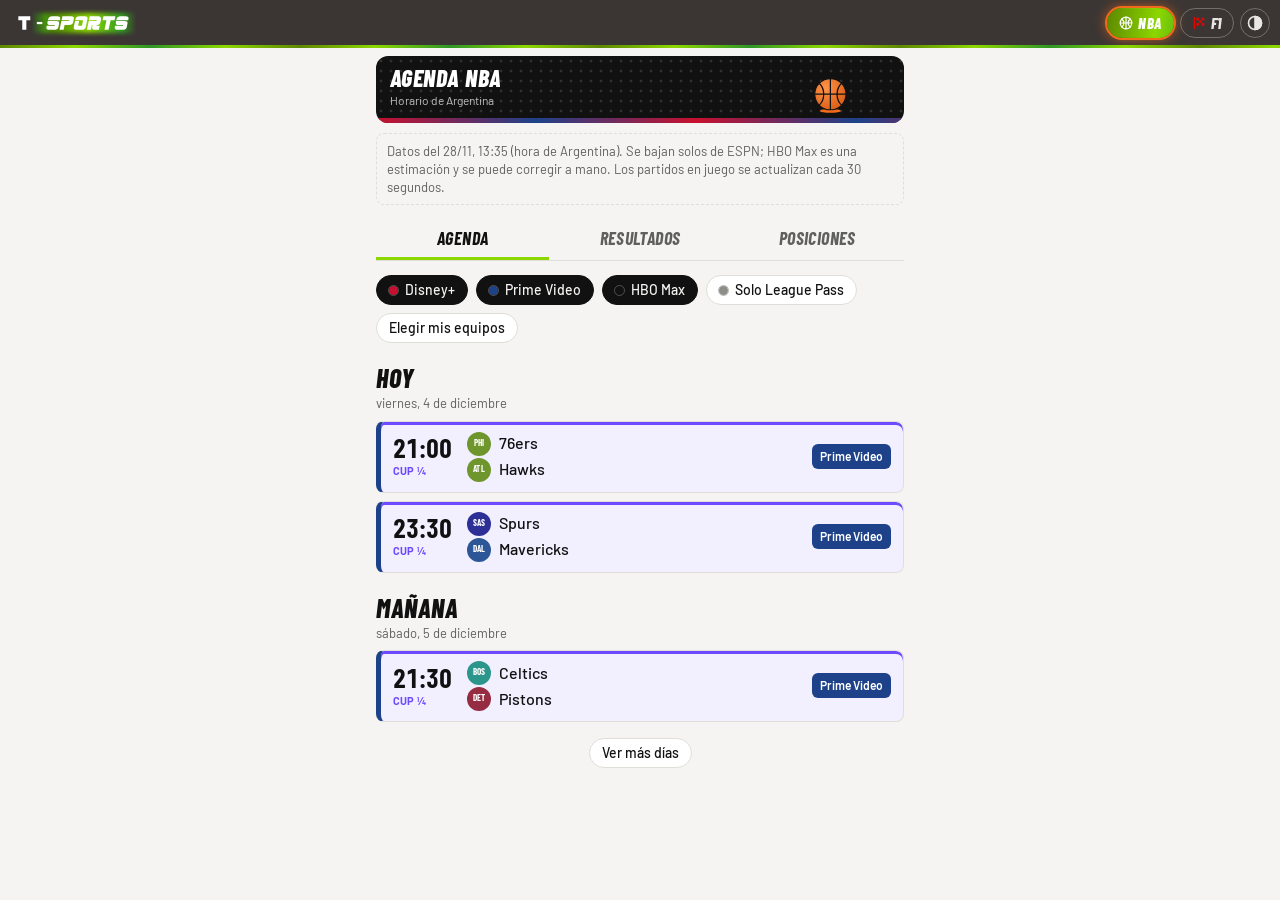
<file: index.html>
<!doctype html>
<html lang="es-AR">
<head>
<meta charset="utf-8">
<meta name="viewport" content="width=device-width, initial-scale=1, viewport-fit=cover">
<title>T-Sports</title>
<meta name="description" content="Agenda de NBA y F1 en hora argentina">
<meta name="theme-color" content="#3b3634">
<meta name="mobile-web-app-capable" content="yes">
<meta name="apple-mobile-web-app-capable" content="yes">
<meta name="apple-mobile-web-app-title" content="T-Sports">
<meta name="apple-mobile-web-app-status-bar-style" content="black-translucent">
<link rel="manifest" href="manifest.webmanifest">
<link rel="icon" type="image/png" href="icono.png">
<link rel="apple-touch-icon" href="icono.png">
<link rel="preconnect" href="https://fonts.googleapis.com"><link rel="preconnect" href="https://fonts.gstatic.com" crossorigin>
<link rel="stylesheet" href="https://fonts.googleapis.com/css2?family=Barlow+Condensed:ital,wght@0,500;0,600;0,700;0,800;1,700;1,800&family=Barlow:wght@400;500;600;700&display=swap">
<link rel="stylesheet" href="tema.css?v=2">
<style>
*{box-sizing:border-box}
html,body{height:100%;margin:0}
body{display:flex;flex-direction:column;background:var(--bg);color:var(--ink);font:400 16px/1.2 var(--fb);-webkit-text-size-adjust:100%;overflow:hidden}
.top{position:relative;flex:none;display:flex;align-items:center;justify-content:space-between;gap:8px;background:#3b3634;padding:calc(env(safe-area-inset-top,0px) + 8px) 10px 10px}
.top::after{content:'';position:absolute;left:0;right:0;bottom:0;height:3px;background:linear-gradient(90deg,#5e8800,#8cd700,#2d9725,#8cd700,#5e8800) 0 0/300px 100%;animation:flujo 5s linear infinite}
.lg{display:block;height:28px;width:auto;min-width:0;max-width:100%}
.der{display:flex;align-items:center;gap:6px;flex:none}
.sel{display:flex;gap:6px}
.pill{position:relative;overflow:hidden;display:flex;align-items:center;gap:5px;height:30px;padding:0 11px;border-radius:999px;border:1.5px solid rgba(255,255,255,.28);background:transparent;color:#e9e7e4;font:800 italic 15px/1 var(--fd);text-transform:uppercase;letter-spacing:.04em;cursor:pointer;transition:transform .12s,box-shadow .25s,border-color .25s}
.pill:active{transform:scale(.95)}
.pill svg{width:14px;height:14px;color:var(--c)}
.pill[aria-selected=true]{color:#fff;border-color:transparent;background:linear-gradient(100deg,#5e8800,#8cd700,#2d9725,#8cd700,#5e8800) 0 0/200px 100%;animation:flujo2 4s linear infinite;box-shadow:0 0 0 2px var(--c),0 0 14px -1px var(--c)}
.pill[aria-selected=true] svg{color:#fff}
.pill[aria-selected=true]::after{content:'';position:absolute;top:0;bottom:0;width:40%;left:-60%;background:linear-gradient(100deg,transparent,rgba(255,255,255,.45),transparent);transform:skewX(-20deg);animation:brillo 3.2s ease-in-out infinite}
.tema{display:grid;place-items:center;width:30px;height:30px;padding:0;border-radius:50%;border:1.5px solid rgba(255,255,255,.28);background:transparent;color:#e9e7e4;cursor:pointer}
.tema svg{width:18px;height:18px;fill:none;stroke:currentColor;stroke-width:1.6;stroke-linecap:round;display:none}
.tema[data-m=auto] .i-a,.tema[data-m=light] .i-l,.tema[data-m=dark] .i-d{display:block}
.pill:focus-visible,.tema:focus-visible{outline:2px solid #8cd700;outline-offset:2px}
main{position:relative;flex:1;min-height:0;padding-bottom:env(safe-area-inset-bottom,0px)}
iframe{position:absolute;inset:0;width:100%;height:100%;border:0;background:var(--bg);opacity:0;visibility:hidden;pointer-events:none;transition:opacity .25s,transform .25s,visibility 0s .25s}
#fr-nba:not(.on){transform:translateX(-18px)}#fr-f1:not(.on){transform:translateX(18px)}
iframe.on{opacity:1;visibility:visible;pointer-events:auto;transform:none;transition-delay:0s}
@keyframes flujo{to{background-position:300px 0}}
@keyframes flujo2{to{background-position:200px 0}}
@keyframes brillo{0%,55%{left:-60%}100%{left:130%}}
@media(prefers-reduced-motion:reduce){.top::after,.pill,.pill::after{animation:none!important}iframe{transition:none}}
</style>
</head>
<body>
<header class="top">
<svg id="lg" class="lg" role="img" aria-label="T-Sports" xmlns="http://www.w3.org/2000/svg" viewBox="0 0 830.29 184"><defs><style>.cls-1{fill:#3b3634;}.cls-2{fill:url(#Degradado_sin_nombre_64);}.cls-3{fill:#fff;}</style><linearGradient id="tsGv" x1="181.41" y1="0" x2="830.29" y2="0" gradientUnits="userSpaceOnUse" spreadMethod="repeat"><animateTransform attributeName="gradientTransform" type="translate" from="0 0" to="648.88 0" dur="6s" repeatCount="indefinite"/><stop offset="0" stop-color="#4f8a00"/><stop offset=".35" stop-color="#8cd700"/><stop offset=".7" stop-color="#2d9725"/><stop offset="1" stop-color="#4f8a00"/></linearGradient><linearGradient id="tsGf" x1="140" y1="0" x2="830.29" y2="0" gradientUnits="userSpaceOnUse"><stop offset="0" stop-color="#000"/><stop offset=".13" stop-color="#fff"/><stop offset=".87" stop-color="#fff"/><stop offset="1" stop-color="#000"/></linearGradient><filter id="tsGb" filterUnits="userSpaceOnUse" x="0" y="0" width="830.29" height="184"><feGaussianBlur stdDeviation="13"/></filter><mask id="tsGm" maskUnits="userSpaceOnUse" x="0" y="0" width="830.29" height="184"><rect width="830.29" height="184" fill="url(#tsGf)"/></mask></defs><g id="Capa_2" data-name="Capa 2"><g id="Capa_1-2" data-name="Capa 1"><g mask="url(#tsGm)"><rect x="120" y="26" width="740" height="132" fill="url(#tsGv)" filter="url(#tsGb)"/></g><path class="cls-3" d="M319.29,112.9A59.39,59.39,0,0,1,316,124.44a18.63,18.63,0,0,1-8,8.9q-6.36,3.56-17.55,3.56H259.37q-11.31,0-16.05-3.78-4-3.19-4-10a39.21,39.21,0,0,1,.62-6.28c.26-1.66.73-4,1.4-7.06h51.81l.92-4.34H266q-11.33,0-16.06-3.77-4-3.21-4-9.92a39.23,39.23,0,0,1,.62-6.31q.39-2.33,1.4-7h54.83q11.51,0,16.32,3.86,3.94,3.15,3.95,9.52a36.11,36.11,0,0,1-.7,6.49c-.06.38-.35,1.75-.88,4.12Zm8.25-38.78H248.93Q251.6,61.68,258,55q7.59-7.89,20.44-7.89h31.06q11.33,0,16.06,3.77,4,3.2,4,9.94a40,40,0,0,1-.61,6.26Q328.55,69.57,327.54,74.12Z"/><path class="cls-3" d="M415.8,81.52q-1.89,9-3.51,12.5a17,17,0,0,1-7.94,8.42q-6.09,3.06-17.41,3.06h-28l-6.66,31.4H325.43l12.42-58.43h51.81l.92-4.35H338.77l5.75-27h54.83q11.49,0,16.32,3.86,3.94,3.16,3.95,9.51a36.86,36.86,0,0,1-.7,6.49c-.06.38-.36,1.76-.88,4.13Z"/><path class="cls-3" d="M499,112.91a60.12,60.12,0,0,1-3.29,11.54,18.69,18.69,0,0,1-8,8.9q-6.36,3.54-17.54,3.55H439.05q-11.49,0-16.32-3.86-3.94-3.16-4-9.52a37,37,0,0,1,.7-6.49c.06-.38.35-1.76.88-4.13l7.33-34.43h26.8l-6.67,31.36h25l7.58-35.71h-51.8q2.06-9.72,3.77-13.66a19.89,19.89,0,0,1,8.2-9.72q6.24-3.65,17.55-3.64h31.06q11.49,0,16.32,3.86,3.94,3.16,3.94,9.51a35.93,35.93,0,0,1-.7,6.49c-.06.38-.35,1.76-.87,4.13Z"/><path class="cls-3" d="M595.52,81.51a66.73,66.73,0,0,1-3.07,11.27,18.93,18.93,0,0,1-7.28,9q-5.74,3.69-15.49,3.69l-.92,4.38h20.71l-5.75,27.07H559.94q-11.49,0-16.27-3.82-3.95-3.17-3.95-9.58a37.06,37.06,0,0,1,.7-6.5c.06-.38.35-1.76.88-4.13l1.58-7.42h-4.3l-6.67,31.45h-26.8l12.42-58.43h51.8l.92-4.35h-51.8l5.74-27H579q10.08,0,15,5.22,4.35,4.56,4.35,12.4a25.74,25.74,0,0,1-.18,3c-.12,1-.29,2.11-.53,3.31Z"/><path class="cls-3" d="M686.89,74.12H661L647.63,136.9H620.87l13.25-62.78H608.28l5.75-27h78.61Z"/><path class="cls-3" d="M768.49,112.9a60.87,60.87,0,0,1-3.29,11.54,18.65,18.65,0,0,1-8,8.9q-6.36,3.56-17.55,3.56H708.56q-11.31,0-16-3.78-4-3.19-4-10a39.06,39.06,0,0,1,.61-6.28c.26-1.66.73-4,1.4-7.06h51.81l.92-4.34h-28q-11.31,0-16.05-3.77-4-3.21-4-9.92a39.23,39.23,0,0,1,.62-6.31q.39-2.33,1.4-7H752q11.49,0,16.31,3.86,4,3.15,3.95,9.52a36.11,36.11,0,0,1-.7,6.49c-.06.38-.35,1.75-.88,4.12Zm8.24-38.78H698.12Q700.81,61.68,707.2,55q7.59-7.89,20.44-7.89H758.7q11.32,0,16.06,3.77,4,3.2,4,9.94a40,40,0,0,1-.61,6.26Q777.74,69.57,776.73,74.12Z"/><path class="cls-3" d="M133.3,74.12H107.38V136.9H80.62l-.09-62.78H54.7v-27h78.6Z"/><path class="cls-3" d="M212.46,99.5h-36V85.1h36Z"/></g></g></svg>
<div class="der">
<nav class="sel" role="tablist" aria-label="Deporte">
<button class="pill" role="tab" data-k="nba" style="--c:#F26B1D"><svg viewBox="0 0 16 16" fill="none" stroke="currentColor" stroke-width="1.4" stroke-linecap="round" aria-hidden="true"><circle cx="8" cy="8" r="6.6"/><path d="M1.4 8h13.2M8 1.4v13.2M3.2 3.4c3.2 2.6 3.2 6.6 0 9.2M12.8 3.4c-3.2 2.6-3.2 6.6 0 9.2"/></svg>NBA</button>
<button class="pill" role="tab" data-k="f1" style="--c:#E10600"><svg viewBox="0 0 16 16" fill="currentColor" aria-hidden="true"><rect x="2" y="1" width="1.6" height="14" rx=".8"/><path d="M5 2h3v3H5zM11 2h3v3h-3zM8 5h3v3H8zM5 8h3v3H5zM11 8h3v3h-3z"/></svg>F1</button>
</nav>
<button class="tema" id="tema" data-m="auto" aria-label="Tema: automático"><svg class="i-a" viewBox="0 0 18 18"><circle cx="9" cy="9" r="6.5"/><path d="M9 2.5a6.5 6.5 0 0 1 0 13z" fill="currentColor"/></svg><svg class="i-l" viewBox="0 0 18 18"><circle cx="9" cy="9" r="3.4"/><path d="M9 1.5v2M9 14.5v2M1.5 9h2M14.5 9h2M3.7 3.7l1.4 1.4M12.9 12.9l1.4 1.4M3.7 14.3l1.4-1.4M12.9 5.1l1.4-1.4"/></svg><svg class="i-d" viewBox="0 0 18 18"><path d="M15 10.8A6.3 6.3 0 0 1 7.2 3a6.3 6.3 0 1 0 7.8 7.8z"/></svg></button>
</div>
</header>
<main>
<iframe id="fr-nba" title="Agenda NBA" data-src="nba/"></iframe>
<iframe id="fr-f1" title="Agenda F1" data-src="f1/"></iframe>
</main>
<script>
const KS=['nba','f1'],TM=['auto','light','dark'],ET={auto:'autom\u00e1tico',light:'claro',dark:'oscuro'};
let tema='auto';
try{tema=localStorage.getItem('tsport_tema')||'auto'}catch(e){}
if(!TM.includes(tema))tema='auto';
const btn=document.getElementById('tema');
function pinta(el){if(!el)return;if(tema==='auto')el.removeAttribute('data-theme');else el.setAttribute('data-theme',tema)}
function aplicarTema(){
  pinta(document.documentElement);
  document.querySelectorAll('iframe').forEach(f=>{try{pinta(f.contentDocument.documentElement)}catch(e){}});
  btn.dataset.m=tema;btn.setAttribute('aria-label','Tema: '+ET[tema]);btn.title='Tema: '+ET[tema];
}
btn.addEventListener('click',()=>{tema=TM[(TM.indexOf(tema)+1)%3];try{localStorage.setItem('tsport_tema',tema)}catch(e){}aplicarTema()});
document.querySelectorAll('iframe').forEach(f=>f.addEventListener('load',aplicarTema));
function inicial(){
  let k=(location.hash||'').slice(1);
  if(!KS.includes(k)){try{k=localStorage.getItem('tsport_deporte')}catch(e){}}
  return KS.includes(k)?k:'nba';
}
function show(k){
  for(const id of KS){
    const f=document.getElementById('fr-'+id);
    if(id===k&&!f.getAttribute('src'))f.src=f.dataset.src;
    f.classList.toggle('on',id===k);
  }
  document.querySelectorAll('.pill').forEach(b=>b.setAttribute('aria-selected',b.dataset.k===k));
  try{localStorage.setItem('tsport_deporte',k)}catch(e){}
  try{history.replaceState(null,'','#'+k)}catch(e){}
}
document.querySelectorAll('.pill').forEach(b=>b.addEventListener('click',()=>show(b.dataset.k)));
addEventListener('hashchange',()=>{const k=location.hash.slice(1);if(KS.includes(k))show(k)});
aplicarTema();show(inicial());
if(matchMedia('(prefers-reduced-motion:reduce)').matches){try{document.getElementById('lg').pauseAnimations()}catch(e){}}
if('serviceWorker' in navigator)addEventListener('load',()=>navigator.serviceWorker.register('sw.js').catch(()=>{}));
</script>
</body>
</html>
</file>
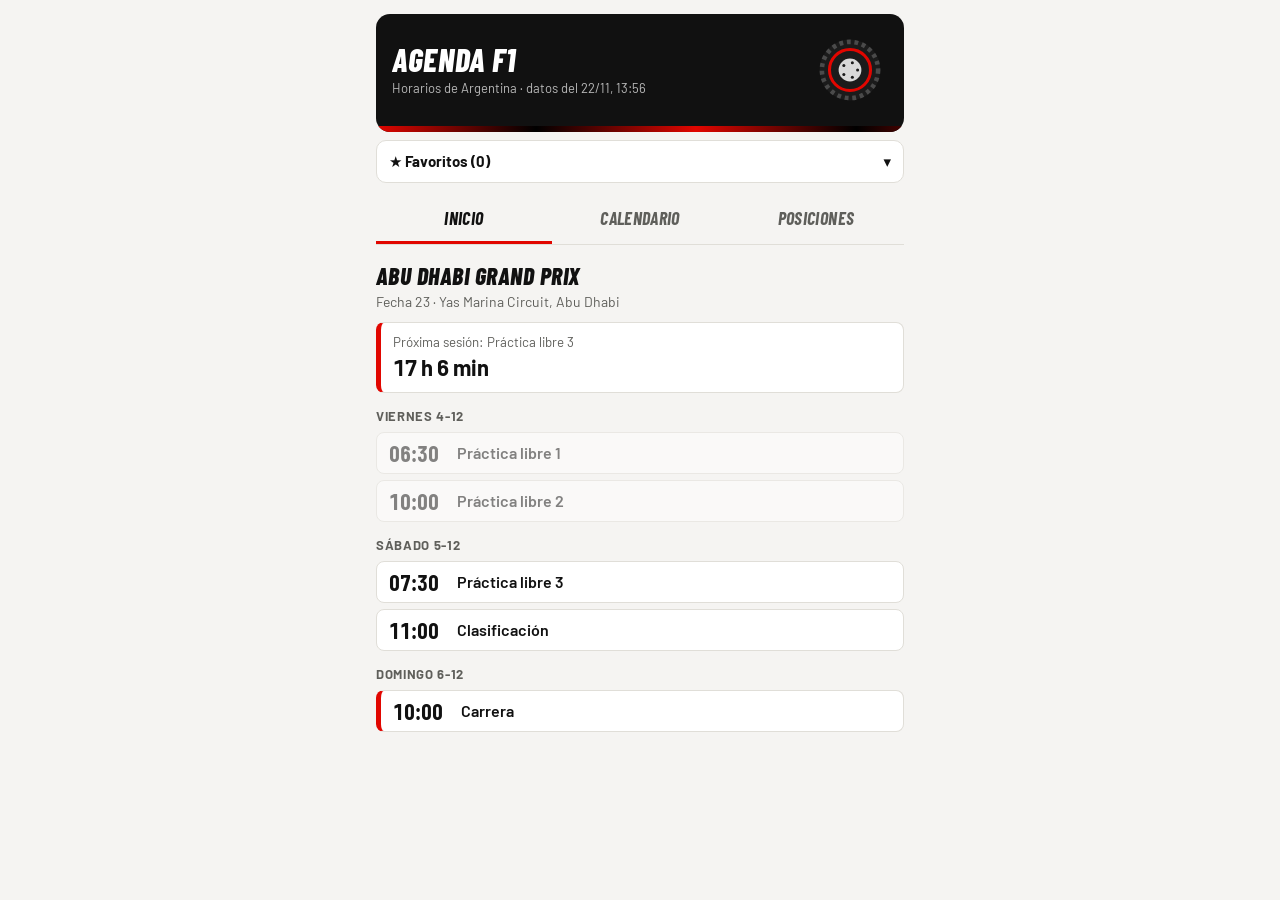
<file: f1/index.html>
<!doctype html>
<html lang="es-AR">
<head>
<meta charset="utf-8">
<script>(function(){try{if(self!==top)document.documentElement.classList.add("emb");var t=localStorage.getItem("tsport_tema");if(t==="light"||t==="dark")document.documentElement.setAttribute("data-theme",t)}catch(e){}})()</script>
<style>.emb nav button[aria-selected="true"],.emb nav button[aria-selected=true]{border-bottom-color:#8cd700}</style>

<meta name="viewport" content="width=device-width, initial-scale=1, viewport-fit=cover">
<title>Agenda F1</title>
<link rel="icon" href="data:image/svg+xml,%3Csvg xmlns='http://www.w3.org/2000/svg' viewBox='0 0 64 64'%3E%3Crect width='64' height='64' rx='12' fill='%23E10600'/%3E%3Cpath d='M12 44l12-24h28l-6 12H34l-3 6h10l-6 6z' fill='%23fff'/%3E%3C/svg%3E">
<meta name="theme-color" content="#111111">
<style>
:root{--bg:#F5F4F2;--sf:#fff;--ink:#111;--mute:#5F5F5B;--line:#E0DED8;--red:#E10600;--disney:#1B5BD8}
@media(prefers-color-scheme:dark){:root:not([data-theme=light]){--bg:#0D0D0E;--sf:#18181A;--ink:#F4F3F0;--mute:#A5A49E;--line:#2D2D30;--red:#FF3B30;--disney:#6C9BFF}}:root[data-theme=dark]{--bg:#0D0D0E;--sf:#18181A;--ink:#F4F3F0;--mute:#A5A49E;--line:#2D2D30;--red:#FF3B30;--disney:#6C9BFF}
*{box-sizing:border-box}
body{margin:0;background:var(--bg);color:var(--ink);font:400 16px/1.4 system-ui,-apple-system,'Segoe UI',Roboto,sans-serif;padding:env(safe-area-inset-top) 0 env(safe-area-inset-bottom)}
.wrap{max-width:560px;margin:0 auto;padding:0 16px 48px}
header{display:flex;align-items:center;justify-content:space-between;gap:12px;position:relative;overflow:hidden;margin-top:14px;padding:18px 16px 24px;border-radius:14px;background:#111;color:#fff}
header::after{content:'';position:absolute;left:0;right:0;bottom:0;height:6px;background:linear-gradient(90deg,#E10600,#000,#E10600) 0 0/320px 100%;animation:bar 6s linear infinite}
@keyframes bar{to{background-position:320px 0}}
h1{margin:0;font:800 32px/1 'Arial Narrow',Arial,sans-serif;letter-spacing:.02em;text-transform:uppercase}
.sub{color:rgba(255,255,255,.7);font-size:13px;margin-top:4px}
nav{display:flex;border-bottom:1px solid var(--line);margin-top:12px}
nav button{flex:1;background:none;border:0;border-bottom:3px solid transparent;color:var(--mute);font-weight:700;font-size:14px;font-family:inherit;padding:12px 2px;cursor:pointer}
nav button[aria-selected=true]{color:var(--ink);border-bottom-color:var(--red)}
.gp{margin-top:18px}.gp h2{margin:0;font-size:24px;line-height:1.1}.gp .lug{color:var(--mute);font-size:14px;margin:3px 0 10px}
.cd{background:var(--sf);border:1px solid var(--line);border-left:5px solid var(--red);border-radius:8px;padding:10px 12px;margin-bottom:10px}
.cd b{font-size:22px;font-variant-numeric:tabular-nums}.cd small{display:block;color:var(--mute)}
.dia{font-weight:700;color:var(--mute);font-size:13px;text-transform:uppercase;letter-spacing:.05em;margin:14px 0 6px}
.s{display:grid;grid-template-columns:58px 1fr;gap:10px;align-items:center;background:var(--sf);border:1px solid var(--line);border-radius:8px;padding:9px 12px;margin-bottom:6px}
.s.pas{opacity:.5}.s.ya{border-color:var(--red);box-shadow:inset 0 0 0 1px var(--red)}.s.carrera{border-left:5px solid var(--red)}
.hora{font:700 22px/1 'Arial Narrow',Arial,sans-serif;font-variant-numeric:tabular-nums}
.nom{font-weight:600}.dis{font-size:12px;font-weight:600;color:var(--disney)}
.pill{display:inline-block;font-size:11px;font-weight:700;color:#fff;background:var(--red);border-radius:5px;padding:2px 6px;margin-left:6px}
details{background:var(--sf);border:1px solid var(--line);border-radius:8px;margin-top:8px;padding:0 12px}
details.pas{opacity:.55}details.prox{border-left:5px solid var(--red)}
summary{cursor:pointer;padding:11px 0;display:flex;justify-content:space-between;gap:10px;font-weight:600}
summary span:last-child{color:var(--mute);font-weight:400;font-size:14px;white-space:nowrap}
details .s{border:0;padding:6px 0;margin:0;background:none}
.vacio{padding:28px 8px;text-align:center;color:var(--mute)}
.ctrl{display:flex;flex-wrap:wrap;gap:6px;margin:12px 0}
.chip{border:1px solid var(--line);background:var(--sf);color:var(--ink);border-radius:999px;padding:7px 12px;font-weight:600;font-size:14px;font-family:inherit;cursor:pointer}
.chip[aria-pressed=true]{background:var(--ink);color:var(--bg);border-color:var(--ink)}
.tb{margin-top:8px}
.r{display:grid;grid-template-columns:30px 1fr auto;gap:8px;align-items:center;background:var(--sf);border:1px solid var(--line);border-left:5px solid var(--c,#888);border-radius:8px;padding:5px 10px;margin-bottom:4px}
details .r{background:none}.r.fv{position:relative;overflow:hidden}.r>span,.r>b{position:relative}
.fx{position:absolute;inset:0;overflow:hidden;opacity:.42}
.fx b{position:absolute;inset:-120px;background:repeating-linear-gradient(135deg,var(--c1) 0,var(--c2) 60px,var(--c1) 120px);animation:mv 6s linear infinite}
@keyframes mv{to{transform:translate(85px,85px)}}
.anim{flex:none}.o{transform-origin:50px 50px}.o1{animation:s1 12s linear infinite}
.o2{opacity:0;animation:s2 12s linear infinite}.o3{opacity:0;animation:s3 12s linear infinite}.o4{opacity:0;animation:s4 12s linear infinite}
@keyframes s1{0%,22%{opacity:1;transform:scale(1)}25%,97%{opacity:0;transform:scale(.4)}100%{opacity:1;transform:scale(1)}}
@keyframes s2{0%,22%{opacity:0;transform:scale(.4)}25%,47%{opacity:1;transform:scale(1)}50%,100%{opacity:0;transform:scale(.4)}}
@keyframes s3{0%,47%{opacity:0;transform:scale(.4)}50%,72%{opacity:1;transform:scale(1)}75%,100%{opacity:0;transform:scale(.4)}}
@keyframes s4{0%,72%{opacity:0;transform:scale(.4)}75%,97%{opacity:1;transform:scale(1)}100%{opacity:0;transform:scale(.4)}}
.spin{transform-origin:50px 50px;animation:spin 1.2s linear infinite}@keyframes spin{to{transform:rotate(360deg)}}
.nod{transform-origin:50px 80px;animation:nod 1.4s ease-in-out infinite alternate}@keyframes nod{from{transform:rotate(-5deg)}to{transform:rotate(5deg)}}
.wob{transform-origin:50px 50px;animation:wob 2s ease-in-out infinite}@keyframes wob{0%,100%{transform:rotate(-35deg)}50%{transform:rotate(35deg)}}
.wave{transform-origin:26px 38px;animation:wave .7s ease-in-out infinite alternate}@keyframes wave{from{transform:skewY(-7deg) scaleX(1)}to{transform:skewY(7deg) scaleX(.93)}}
@media (prefers-reduced-motion:reduce){.fx b,header::after,.anim *{animation:none!important}}
.r .p{color:var(--mute);font-weight:700}.r .n{font-weight:600;white-space:nowrap;overflow:hidden;text-overflow:ellipsis}.r small{display:inline;margin-left:7px;color:var(--mute);font-weight:400;font-size:12px}.r b{font-variant-numeric:tabular-nums}
.nota{color:var(--mute);font-size:12px;margin-top:8px}
.fb{display:flex;align-items:center;gap:8px;background:var(--sf);border:1px solid var(--line);border-radius:8px;padding:7px 10px;margin-top:8px;cursor:pointer}
.fl{flex:none;width:76px;font-size:11px;font-weight:700;text-transform:uppercase;letter-spacing:.04em;color:var(--mute)}
.fi{flex:1;display:flex;gap:12px;overflow-x:auto;white-space:nowrap}
.fc{border-left:4px solid var(--c,#888);padding-left:7px;font-weight:600;font-size:14px}
.fc b{font-weight:400;color:var(--mute);font-size:12px;margin-left:5px}
.fi em{color:var(--mute);font-size:13px}
.fbtn{display:flex;align-items:center;gap:8px;width:100%;margin-top:8px;background:var(--sf);color:var(--ink);border:1px solid var(--line);border-radius:10px;padding:11px 12px;font-weight:700;font-size:15px;font-family:inherit;text-align:left;cursor:pointer}
.fbtn .fn{flex:1;min-width:0;overflow:hidden;text-overflow:ellipsis;white-space:nowrap;color:var(--mute);font-weight:400;font-size:13px}
.fpanel{background:var(--sf);border:1px solid var(--line);border-radius:10px;padding:2px 12px 10px;margin-top:6px}
.fpanel .chip[aria-pressed=true]{background:var(--red);border-color:var(--red);color:#fff}
details.vivo{border-left:5px solid var(--red);margin:0 0 10px}
.san0{font-size:13px;color:var(--mute);padding:6px 2px 8px;line-height:1.5}.san0 b{color:var(--ink)}.san0 small{opacity:.8}
.san{color:var(--red);font-weight:700}
.wrap{overflow-x:clip}body{touch-action:pan-y pinch-zoom}
</style>
<link rel="preconnect" href="https://fonts.googleapis.com"><link rel="preconnect" href="https://fonts.gstatic.com" crossorigin><link rel="stylesheet" href="https://fonts.googleapis.com/css2?family=Barlow+Condensed:ital,wght@0,500;0,600;0,700;0,800;1,700;1,800&family=Barlow:wght@400;500;600;700&display=swap">
<link rel="stylesheet" href="../tema.css?v=2">
</head>
<body>
<div class="wrap">
<header><div><h1>Agenda F1</h1><div class="sub" id="act">Cargando…</div></div><svg class="anim" viewBox="0 0 100 100" width="76" height="76" aria-hidden="true"><g class="o o1"><g class="spin"><circle cx="50" cy="50" r="40" fill="#1b1b1b"/><circle cx="50" cy="50" r="37" fill="none" stroke="#4a4a4a" stroke-width="6" stroke-dasharray="5 5"/><circle cx="50" cy="50" r="27" fill="none" stroke="#E10600" stroke-width="4"/><circle cx="50" cy="50" r="15" fill="#d9d9d9"/><circle cx="60.0" cy="50.0" r="2" fill="#1b1b1b"/><circle cx="53.1" cy="59.5" r="2" fill="#1b1b1b"/><circle cx="41.9" cy="55.9" r="2" fill="#1b1b1b"/><circle cx="41.9" cy="44.1" r="2" fill="#1b1b1b"/><circle cx="53.1" cy="40.5" r="2" fill="#1b1b1b"/></g></g><g class="o o2"><g class="nod"><path d="M16 64C16 36 32 18 54 18C75 18 88 34 88 56V66C88 70 85 73 81 73H26C20 73 16 69 16 64Z" fill="#E10600"/><path d="M52 38H88V57H58C49 57 46 41 52 38Z" fill="#111" stroke="#fff" stroke-width="2.5"/><path d="M16 50H44" stroke="#fff" stroke-width="5"/><path d="M58 44L80 42" stroke="#fff" stroke-width="2" opacity=".6"/><rect x="30" y="73" width="46" height="6" rx="3" fill="#333"/></g></g><g class="o o3"><g class="wob"><rect x="6" y="30" width="18" height="42" rx="8" fill="#E10600"/><rect x="76" y="30" width="18" height="42" rx="8" fill="#E10600"/><rect x="14" y="34" width="72" height="34" rx="14" fill="#222" stroke="#fff" stroke-width="3"/><rect x="34" y="40" width="32" height="15" rx="3" fill="#111" stroke="#4ade80" stroke-width="2"/><circle cx="40" cy="62" r="3" fill="#E10600"/><circle cx="50" cy="62" r="3" fill="#FFD600"/><circle cx="60" cy="62" r="3" fill="#4ade80"/><circle cx="26" cy="48" r="4" fill="#fff"/><circle cx="74" cy="48" r="4" fill="#fff"/></g></g><g class="o o4"><rect x="22" y="12" width="4" height="78" rx="2" fill="#d9d9d9"/><g class="wave"><rect x="26" y="18" width="60" height="40" fill="#fff"/><rect x="26" y="18" width="10" height="10" fill="#111"/><rect x="46" y="18" width="10" height="10" fill="#111"/><rect x="66" y="18" width="10" height="10" fill="#111"/><rect x="36" y="28" width="10" height="10" fill="#111"/><rect x="56" y="28" width="10" height="10" fill="#111"/><rect x="76" y="28" width="10" height="10" fill="#111"/><rect x="26" y="38" width="10" height="10" fill="#111"/><rect x="46" y="38" width="10" height="10" fill="#111"/><rect x="66" y="38" width="10" height="10" fill="#111"/><rect x="36" y="48" width="10" height="10" fill="#111"/><rect x="56" y="48" width="10" height="10" fill="#111"/><rect x="76" y="48" width="10" height="10" fill="#111"/></g></g></svg></header>
<div id="favbar"></div>
<nav id="tabs"><button data-t="inicio" aria-selected="true">Inicio</button><button data-t="cal" aria-selected="false">Calendario</button><button data-t="pos" aria-selected="false">Posiciones</button></nav>
<main id="main"></main>
</div>
<script>
const TZ='America/Argentina/Buenos_Aires';
const NOM={FP1:'Práctica libre 1',FP2:'Práctica libre 2',FP3:'Práctica libre 3',SQ:'Clasificación sprint',SPR:'Sprint',Q:'Clasificación',R:'Carrera'};
const DUR={FP1:60,FP2:60,FP3:60,SQ:45,SPR:60,Q:60,R:120};
const cap=s=>s.charAt(0).toUpperCase()+s.slice(1);
const fh=d=>d.toLocaleTimeString('es-AR',{hour:'2-digit',minute:'2-digit',hour12:false,timeZone:TZ});
const fd=d=>cap(d.toLocaleDateString('es-AR',{weekday:'long',day:'numeric',month:'numeric',timeZone:TZ}));
const fc=d=>d.toLocaleDateString('es-AR',{day:'numeric',month:'short',timeZone:TZ}).replace('.','');
const dayK=d=>d.toLocaleDateString('en-CA',{timeZone:TZ});
let D=null,PM=null,LV={},LS='',VO,tab='inicio',sub='p',panel=false,F={p:[],e:[]};
try{F=JSON.parse(localStorage.getItem('f1_favs'))||F}catch(e){}
const TC={mercedes:['#27F4D2','#6C6C6C'],ferrari:['#E8002D','#FFEB00'],mclaren:['#FF8000','#47C7FC'],red_bull:['#3671C6','#E10A3C'],rb:['#6692FF','#E8E8E8'],alpine:['#FF87BC','#0093CC'],haas:['#B6BABD','#E6002B'],audi:['#F50537','#C9C9C9'],williams:['#64C4FF','#00339A'],aston_martin:['#229971','#CEDC00'],cadillac:['#AAAAAD','#1D3FA8']};
const col=id=>TC[id]||['#888','#ccc'],tc=id=>col(id)[0],fx=id=>{const k=col(id);return`<i class="fx"><b style="--c1:${k[0]};--c2:${k[1]}"></b></i>`};
const isF=(t,k)=>F[t].includes(k);
const toggle=(t,k)=>{F[t]=isF(t,k)?F[t].filter(x=>x!==k):[...F[t],k];try{localStorage.setItem('f1_favs',JSON.stringify(F))}catch(e){}};
const lv=a=>{const k=Object.keys(LV).find(k=>Math.abs(k-a)<=6e5);return k&&LV[k]};
const ses=c=>c.sesiones.map(s=>{const a=new Date(s.t);return{...s,a,b:new Date(+a+DUR[s.k]*6e4),v:lv(a)}});
const fin=c=>{const s=ses(c);return s[s.length-1].b};
function sesHtml(c){
  const now=new Date();let last='';
  return ses(c).map(s=>{
    const k=dayK(s.a),h=k!==last?`<div class="dia">${fd(s.a)}</div>`:'';last=k;
    const v=s.v,ya=v?v.st==='in':now>=s.a&&now<s.b,pas=v?v.st==='post':now>=s.b;
    return h+`<div class="s${pas?' pas':''}${ya?' ya':''}${s.k==='R'?' carrera':''}"><div class="hora">${fh(s.a)}</div><div><div class="nom">${NOM[s.k]}${ya?'<span class="pill">EN CURSO</span>':''}</div>${s.d?`<div class="dis">Disney+ ${s.d[0]} a ${s.d[1]}</div>`:''}</div></div>`;
  }).join('');
}
function cuenta(c){
  const now=new Date(),p=ses(c).find(s=>s.v?s.v.st!=='post':s.b>now);if(!p)return'';
  if(p.v?p.v.st==='in':now>=p.a)return`<div class="cd"><b>${NOM[p.k]} en curso</b></div>`;
  let m=Math.floor((p.a-now)/6e4);const d=Math.floor(m/1440),h=Math.floor(m%1440/60);m%=60;
  return`<div class="cd"><small>Próxima sesión: ${NOM[p.k]}</small><b>${d?d+' d ':''}${h} h ${m} min</b></div>`;
}
function inicio(){
  const now=new Date(),c=D.carreras.find(c=>fin(c)>now);
  if(!c)return'<div class="vacio">La temporada terminó. ¡Hasta la próxima!</div>';
  return`<section class="gp"><h2>${c.nombre}</h2><div class="lug">Fecha ${c.ronda} · ${c.circuito}, ${c.ciudad}</div>${vivo(c)}${cuenta(c)}${sesHtml(c)}</section>`;
}
function cal(){
  const now=new Date(),nx=D.carreras.find(c=>fin(c)>now);
  return D.carreras.map(c=>{const s=ses(c),pas=fin(c)<=now,prox=nx&&nx.ronda===c.ronda;
    return`<details class="${pas?'pas':''}${prox?' prox':''}"><summary><span>${c.ronda}. ${c.nombre.replace(' Grand Prix','')}</span><span>${fc(s[s.length-1].a)}</span></summary>${pas&&D.resultados&&D.resultados[c.ronda]?resHtml(c):sesHtml(c)}</details>`}).join('');
}
const fila=(pos,t,k,n,s2,pts,eq)=>`<div class="r${isF(t,k)?' fv':''}" data-f="${t}:${k}" style="--c:${tc(eq)}">${isF(t,k)?fx(eq):''}<span class="p">${pos}</span><span class="n">${n}<small>${s2}</small></span><b>${pts}</b></div>`;
const fp=x=>fila(x.pos,'p',x.cod,ap(x),x.equipo,x.pts,x.equipoId),fe=(x,s)=>fila(x.pos,'e',x.id,x.nombre,s||'',x.pts,x.id);
function posiciones(){
  const ch=`<div class="ctrl"><button class="chip" data-sub="p" aria-pressed="${sub==='p'}">Pilotos</button><button class="chip" data-sub="e" aria-pressed="${sub==='e'}">Escuderías</button></div>`;
  return ch+'<div class="tb">'+(sub==='p'?D.pilotos.map(fp):D.constructores.map(x=>fe(x))).join('')+'</div><div class="nota">Tocá una fila para marcar o sacar un favorito.</div>';
}
function resHtml(c){
  const r=D.resultados&&D.resultados[c.ronda];if(!r)return'';
  const dq=x=>{if(x.grid==='0')return' · <span class="san">desde boxes</span>';return x.q&&+x.grid>x.q?` · <span class="san">sanción −${+x.grid-x.q}</span>`:''};
  const sn=r.filter(x=>x.grid==='0'||(x.q&&+x.grid>x.q)).sort((a,b)=>(a.q||99)-(b.q||99));
  const head=sn.length?`<div class="san0"><b>Sancionados en la parrilla:</b> ${sn.map(x=>`${x.ape} <span class="san">${x.grid==='0'?'boxes':'−'+(+x.grid-x.q)}</span>`).join(' · ')}</div>`:'';
  return head+'<div class="tb">'+r.map(x=>`<div class="r${isF('p',x.cod)?' fv':''}" style="--c:${tc(x.eq)}">${isF('p',x.cod)?fx(x.eq):''}<span class="p">${x.pos}</span><span class="n">${x.ape}<small>Largó ${x.grid==='0'?'desde boxes':x.grid+'º'}${dq(x)} · ${x.tiempo||x.estado}</small></span><b>${x.pts}</b></div>`).join('')+'</div>';
}
const ap=x=>x.ape||x.nombre.split(' ').slice(-1)[0];
function favBar(){
  const ps=D.pilotos.filter(x=>isF('p',x.cod)),es=D.constructores.filter(x=>isF('e',x.id));
  const names=[...ps.map(x=>ap(x)),...es.map(x=>x.nombre)].join(' · ');
  const chip=(t,k,l)=>`<button class="chip" data-f="${t}:${k}" aria-pressed="${isF(t,k)}">${l}</button>`;
  document.getElementById('favbar').innerHTML=`<button class="fbtn" aria-expanded="${panel}">★ Favoritos (${ps.length+es.length})<span class="fn">${names}</span><span>${panel?'▴':'▾'}</span></button>`+
   (panel?`<div class="fpanel"><div class="dia">Pilotos</div><div class="ctrl">${D.pilotos.map(x=>chip('p',x.cod,ap(x))).join('')}</div><div class="dia">Escuderías</div><div class="ctrl">${D.constructores.map(x=>chip('e',x.id,x.nombre)).join('')}</div></div>`:'');
}
function aplicar(qo,P){
  /* Parrilla = orden de clasificación, con cada sancionado fijo en la posición donde sale. Los demás ocupan los lugares libres en orden. */
  const cod=n=>{const p=D.pilotos.find(p=>n.includes(ap(p)));return p&&p.cod},N=qo.length;
  if(Array.isArray(P.grid)&&P.grid.length){const m={};qo.forEach(n=>m[cod(n)]=n);const L=P.grid.map(c=>m[c]).filter(Boolean);qo.forEach(n=>{if(!L.includes(n))L.push(n)});return L}
  const fix={};
  (P.sanciones||[]).forEach(z=>{const i=qo.findIndex(n=>cod(n)===z.cod);if(i<0)return;
    const p=z.sale?+z.sale:z.pit?N:Math.min(N,i+1+(+z.pierde||0));fix[z.cod]=Math.max(1,Math.min(N,p))});
  const L=new Array(N).fill(null);
  Object.entries(fix).sort((a,b)=>a[1]-b[1]).forEach(([c,p])=>{let k=p-1;while(L[k])k=(k+1)%N;L[k]=qo.find(n=>cod(n)===c)});
  const rest=qo.filter(n=>!(cod(n) in fix));let j=0;
  for(let k=0;k<N;k++)if(!L[k])L[k]=rest[j++];
  return L;
}
function vivo(c){
  const SS=ses(c),qd=k=>{const q=SS.find(x=>x.k===k);return !!(q&&q.v&&q.v.st==='post')};
  const pm=!!(PM&&+PM.ronda===c.ronda&&((PM.grid&&PM.grid.length)||(PM.sanciones||[]).length));
  const gr=s=>!!(s.v&&s.v.st==='pre'&&((s.k==='R'&&qd('Q')&&(s.v.grid||pm))||(s.k==='SPR'&&qd('SQ')&&s.v.grid)));
  const S=SS.filter(s=>s.v&&s.v.ord.length&&(s.v.st!=='pre'||gr(s)));if(!S.length)return'';
  const en=S.find(s=>s.v.st==='in'),s=en||S[S.length-1],g=gr(s);
  const qo=g?((SS.find(x=>x.k===(s.k==='R'?'Q':'SQ'))||{}).v||{}).ord||[]:[];
  const man=g&&s.k==='R'&&pm&&qo.length>0,ord=man?aplicar(qo,PM):s.v.ord;
  const tit=en?NOM[s.k]:g?'Parrilla de largada · '+NOM[s.k]+(man?' (con sanciones)':''):s.k==='Q'?'Resultado de clasificación (sin penalizaciones)':(s.k==='R'?'Resultado final':'Clasificación')+' · '+NOM[s.k];
  const cambio=(n,i)=>{if(!g)return'';const q=qo.indexOf(n);if(q<0)return'';const d=q-i;return d>0?`<span style="color:#2ecc71">▲${d}</span>`:d<0?`<span style="color:#ff5a4d">▼${-d}</span>`:''};
  const rows=ord.map((n,i)=>{const p=D.pilotos.find(p=>n.includes(ap(p)));
    return p?fila(i+1,'p',p.cod,ap(p),p.equipo,cambio(n,i),p.equipoId):`<div class="r" style="--c:#888"><span class="p">${i+1}</span><span class="n">${n}</span><b>${cambio(n,i)}</b></div>`}).join('');
  let sanH='';
  if(g){
    const san=ord.map((n,i)=>({n,i,q:qo.indexOf(n)})).filter(x=>x.q>=0&&x.i>x.q).map(x=>{
      const p=D.pilotos.find(p=>x.n.includes(ap(p))),m=man&&(PM.sanciones||[]).find(z=>p&&z.cod===p.cod);
      return `${p?ap(p):x.n} <span class="san">−${x.i-x.q}</span>${m&&m.motivo?` <small>(${m.motivo})</small>`:''}`});
    sanH=`<div class="san0"><b>Sancionados:</b> ${san.length?san.join(' · '):'ninguno informado todavía'}</div>`;
  }
  const nota=g?`<div style="font-size:12px;color:var(--mute);padding:6px 2px 8px">${man?'Orden de largada: clasificación más las sanciones cargadas a mano.':'Orden de largada según ESPN, con las penalizaciones aplicadas.'} Las flechas comparan con la clasificación. Puede cambiar hasta la largada.</div>`:'';
  const ab=VO===undefined?!!(en||s.k==='Q'||s.k==='R'):VO;
  return`<details class="vivo"${ab?' open':''}><summary><span>${en?'<span class="pill" style="margin:0 6px 0 0">EN VIVO</span>':''}${tit}</span><span>${ord.length} pilotos</span></summary>${sanH}<div class="tb">${rows}</div>${nota}</details>`;
}
function live(){
  return fetch('https://site.api.espn.com/apis/site/v2/sports/racing/f1/scoreboard').then(r=>r.json()).then(j=>{
    const o={};(j.events||[]).forEach(e=>(e.competitions||[]).forEach(c=>{
      const cs=(c.competitors||[]).slice(),hasO=cs.length>0&&cs.every(x=>x.order!=null);
      if(hasO)cs.sort((a,b)=>a.order-b.order);
      o[+new Date(c.startDate||c.date)]={st:c.status.type.state,ord:cs.map(x=>x.athlete.fullName),grid:!hasO}}));
    const s=JSON.stringify(o);if(s!==LS){LS=s;LV=o;if(D&&tab==='inicio')render()}
  }).catch(()=>{});
}
function render(){
  if(!D)return;favBar();
  document.getElementById('main').innerHTML=D.carreras&&D.carreras.length?({inicio,cal,pos:posiciones}[tab])():'<div class="vacio">Todavía no hay datos.</div>';
  document.querySelectorAll('#tabs button').forEach(b=>b.setAttribute('aria-selected',b.dataset.t===tab));
}
document.getElementById('main').addEventListener('click',e=>{
  const s=e.target.closest('[data-sub]');if(s){sub=s.dataset.sub;render();return}
  const f=e.target.closest('[data-f]');if(f){const[t,k]=f.dataset.f.split(':');toggle(t,k);render()}
});
document.getElementById('favbar').addEventListener('click',e=>{
  const f=e.target.closest('[data-f]');
  if(f){const[t,k]=f.dataset.f.split(':');toggle(t,k);render();return}
  if(e.target.closest('.fbtn')){panel=!panel;render()}
});
document.getElementById('main').addEventListener('toggle',e=>{if(e.target.classList&&e.target.classList.contains('vivo'))VO=e.target.open},true);
document.getElementById('tabs').addEventListener('click',e=>{const b=e.target.closest('button');if(b)irTab(b.dataset.t)});
function cargar(){
  return fetch('data.json?'+Date.now()).then(r=>r.ok?r.json():Promise.reject()).then(d=>{
    const f=!D;D=d;document.getElementById('act').textContent='Horarios de Argentina · datos del '+new Date(d.actualizado).toLocaleString('es-AR',{timeZone:TZ,day:'numeric',month:'numeric',hour:'2-digit',minute:'2-digit',hour12:false});
    if(f||tab==='inicio')render();
  }).catch(()=>{document.getElementById('act').textContent='No se pudieron cargar los datos'});
}
function cargarPM(){return fetch('parrilla.json?'+Date.now()).then(r=>r.ok?r.json():null).then(j=>{PM=j&&typeof j==='object'?j:null;if(D&&tab==='inicio')render()}).catch(()=>{PM=null})}
cargar();cargarPM();live();setInterval(cargarPM,300000);setInterval(live,30000);setInterval(()=>{if(tab==='inicio')render()},30000);setInterval(cargar,600000);

/* ===== Deslizar para cambiar de pestaña (Inicio / Calendario / Posiciones) ===== */
const ORD=['inicio','cal','pos'],MAIN=document.getElementById('main');
const REDUCE=matchMedia('(prefers-reduced-motion:reduce)').matches;
let animando=false;
function irTab(t,dir){
  if(t===tab||animando)return;
  if(dir===undefined)dir=ORD.indexOf(t)>ORD.indexOf(tab)?1:-1;
  if(REDUCE){tab=t;render();return}
  animando=true;
  MAIN.style.transition='transform .12s ease-in,opacity .12s ease-in';MAIN.style.transform=`translateX(${-dir*60}px)`;MAIN.style.opacity='0';
  setTimeout(()=>{
    MAIN.style.transition='none';MAIN.style.transform=`translateX(${dir*60}px)`;tab=t;render();
    requestAnimationFrame(()=>requestAnimationFrame(()=>{
      MAIN.style.transition='transform .2s ease-out,opacity .2s ease-out';MAIN.style.transform='';MAIN.style.opacity='';
      setTimeout(()=>{MAIN.style.transition='';animando=false},220)}))},120);
}
(function(){
  const NEST='table,select,input,textarea,[data-noswipe]';
  let x0=0,y0=0,t0=0,on=false,lock=false,dx=0;
  const reset=()=>{MAIN.style.transition='transform .18s,opacity .18s';MAIN.style.transform='';MAIN.style.opacity='';setTimeout(()=>{MAIN.style.transition=''},200)};
  addEventListener('touchstart',e=>{
    if(animando||e.touches.length!==1||(e.target.closest&&e.target.closest(NEST))){on=false;return}
    const t=e.touches[0];x0=t.clientX;y0=t.clientY;t0=Date.now();on=true;lock=false;dx=0},{passive:true});
  addEventListener('touchmove',e=>{
    if(!on)return;const t=e.touches[0],mx=t.clientX-x0,my=t.clientY-y0;
    if(!lock){
      if(Math.abs(my)>12&&Math.abs(my)>Math.abs(mx)){on=false;return}
      if(Math.abs(mx)>12&&Math.abs(mx)>Math.abs(my)*1.3)lock=true;else return}
    dx=mx;if(REDUCE)return;
    const i=ORD.indexOf(tab),edge=(dx>0&&i===0)||(dx<0&&i===ORD.length-1);
    MAIN.style.transition='none';MAIN.style.transform=`translateX(${dx*(edge?.15:.5)}px)`;MAIN.style.opacity=String(1-Math.min(.4,Math.abs(dx)/450))},{passive:true});
  addEventListener('touchend',()=>{
    if(!on)return;on=false;if(!lock)return;lock=false;
    const i=ORD.indexOf(tab),dir=dx<0?1:-1,ni=i+dir,vel=Math.abs(dx)/(Date.now()-t0+1);
    const ok=(Math.abs(dx)>70||(Math.abs(dx)>35&&vel>.5))&&ni>=0&&ni<ORD.length;
    if(!ok){reset();return}
    MAIN.style.transform=`translateX(${dx*.5}px)`;
    animando=false;irTab(ORD[ni],dir)});
  addEventListener('touchcancel',()=>{if(on&&lock)reset();on=false;lock=false});
})();
</script>
</body>
</html>
</file>
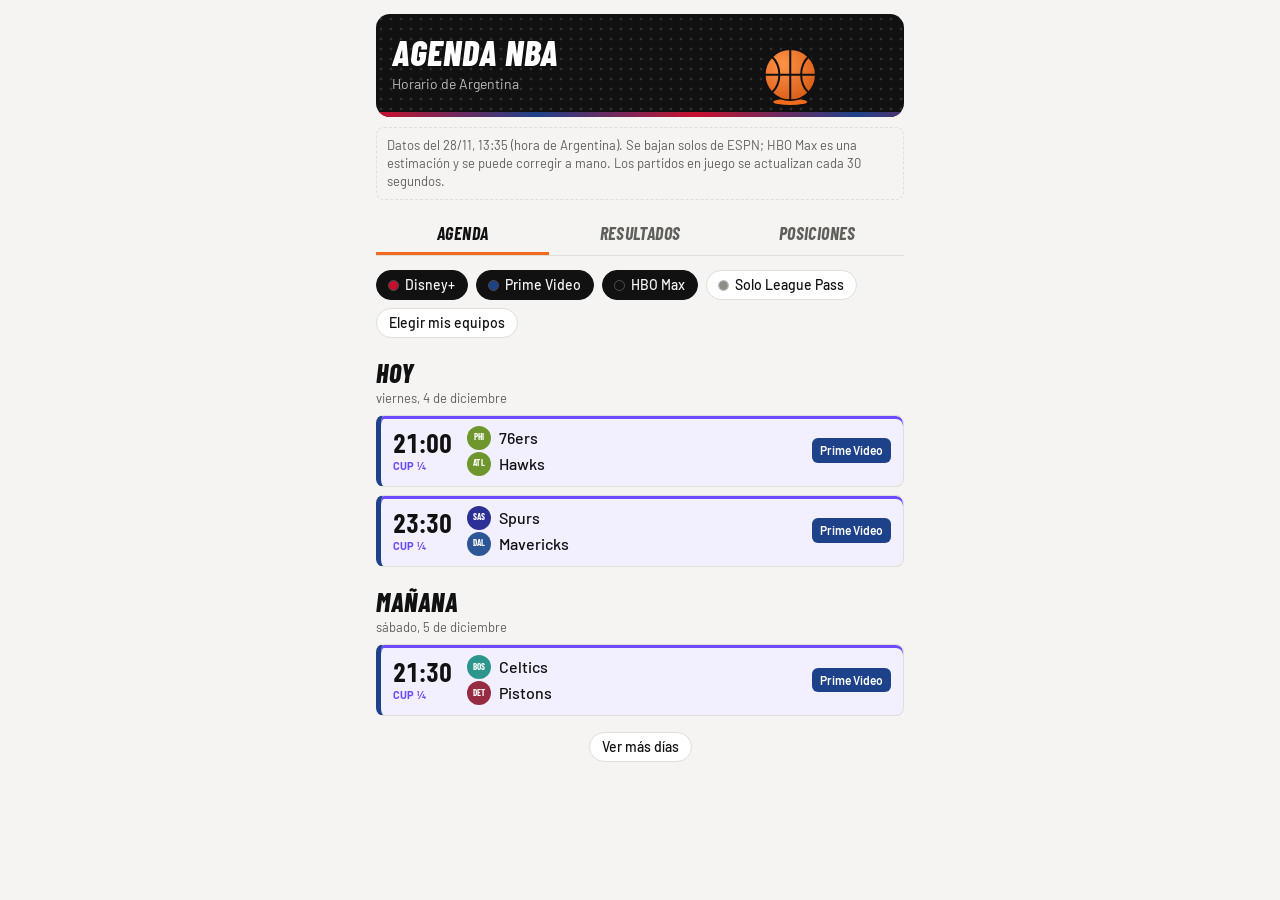
<file: nba/index.html>
<!doctype html>
<html lang="es-AR">
<head>
<meta charset="utf-8">
<script>(function(){try{if(self!==top)document.documentElement.classList.add("emb");var t=localStorage.getItem("tsport_tema");if(t==="light"||t==="dark")document.documentElement.setAttribute("data-theme",t)}catch(e){}})()</script>
<style>.emb nav button[aria-selected="true"],.emb nav button[aria-selected=true]{border-bottom-color:#8cd700}</style>

<meta name="viewport" content="width=device-width, initial-scale=1, viewport-fit=cover">
<title>Agenda NBA</title>
<link rel="icon" type="image/svg+xml" href="data:image/svg+xml,%3Csvg%20xmlns='http://www.w3.org/2000/svg'%20viewBox='0%200%2064%2064'%3E%3Ccircle%20cx='32'%20cy='32'%20r='30'%20fill='%23F26B1D'%20stroke='%23111'%20stroke-width='2'/%3E%3Cg%20fill='none'%20stroke='%23111'%20stroke-width='2.4'%3E%3Cpath%20d='M2%2032h60M32%202v60'/%3E%3Cpath%20d='M10%2010c14%2010%2014%2034%200%2044M54%2010c-14%2010-14%2034%200%2044'/%3E%3C/g%3E%3C/svg%3E">
<link rel="apple-touch-icon" href="icono.png">
<meta name="theme-color" content="#111111">
<style>
:root{
  box-sizing:border-box;
  --bg:#F6F5F2;--surface:#FFFFFF;--ink:#111111;--mute:#5E5E5A;--line:#E0DED8;--prime:#1D428A;--disney:#C8102E;--hbo:#111111;--none:#8E8E88;--live:#E8590C;--fav:#F26B1D;--orange:#F26B1D;
  --fd:'Barlow Condensed','Arial Narrow',Arial,sans-serif;
  --fb:'Barlow',system-ui,-apple-system,'Segoe UI',Roboto,sans-serif;
  padding-top:env(safe-area-inset-top,0px);
  padding-bottom:env(safe-area-inset-bottom,0px);
}
@media (prefers-color-scheme:dark){
  :root:not([data-theme="light"]){--bg:#0C0C0D;--surface:#171718;--ink:#F5F4F0;--mute:#A3A29C;--line:#2B2B2E;--prime:#5B8DEF;--disney:#FF5A5F;--hbo:#F5F4F0;--none:#7A7A75;--live:#FF8A3D;--fav:#FF7A2B;--orange:#FF7A2B}
}
:root[data-theme="dark"]{--bg:#0C0C0D;--surface:#171718;--ink:#F5F4F0;--mute:#A3A29C;--line:#2B2B2E;--prime:#5B8DEF;--disney:#FF5A5F;--hbo:#F5F4F0;--none:#7A7A75;--live:#FF8A3D;--fav:#FF7A2B;--orange:#FF7A2B}
html{scroll-padding-top:env(safe-area-inset-top,0px)}
*,*::before,*::after{box-sizing:inherit}
body{margin:0;background:var(--bg);color:var(--ink);font:400 16px/1.4 var(--fb);-webkit-text-size-adjust:100%}
.wrap{max-width:560px;margin:0 auto;padding:0 16px 48px}
header{display:flex;align-items:center;justify-content:space-between;gap:12px;margin-top:14px;padding:18px 16px 22px;border-radius:14px;position:relative;overflow:hidden;background:radial-gradient(rgba(255,255,255,.13) 1.2px,transparent 1.7px) 0 0/10px 10px,#111}
h1{font:700 36px/1 var(--fd);margin:0;letter-spacing:.01em;color:#fff}
.sub{color:rgba(255,255,255,.72);font-size:14px;margin-top:4px}
.demo{margin:10px 0 0;padding:8px 10px;border:1px dashed var(--line);border-radius:8px;color:var(--mute);font-size:13px}
nav{position:sticky;top:env(safe-area-inset-top,0px);z-index:5;background:var(--bg);display:flex;gap:4px;border-bottom:1px solid var(--line);margin-top:12px}
nav button{flex:1;background:none;border:0;border-bottom:3px solid transparent;color:var(--mute);font:600 18px/1 var(--fd);padding:12px 4px 10px;cursor:pointer}
nav button[aria-selected="true"]{color:var(--ink);border-bottom-color:var(--orange)}
button:focus-visible{outline:2px solid var(--prime);outline-offset:2px}
.ctrl{display:flex;flex-wrap:wrap;gap:8px;margin:14px 0 4px}
.chip{border:1px solid var(--line);background:var(--surface);color:var(--ink);border-radius:999px;padding:7px 12px;font:500 14px/1 var(--fb);cursor:pointer}
.chip[aria-pressed="true"]{background:var(--ink);color:var(--bg);border-color:var(--ink)}
.chip:disabled{opacity:.45;cursor:default}
.panel{background:var(--surface);border:1px solid var(--line);border-radius:10px;padding:12px;margin:8px 0}
.panel h3{font:600 17px/1 var(--fd);margin:4px 0 8px}
.teams{display:flex;flex-wrap:wrap;gap:6px;margin-bottom:10px}
.teams .chip{padding:6px 10px;font-size:13px}
.teams .chip[aria-pressed="true"]{background:var(--fav);border-color:var(--fav);color:#101828}
.day{margin-top:22px}
.day h2{font:700 26px/1 var(--fd);margin:0}
.day .date{color:var(--mute);font-size:13px;margin:3px 0 8px}
.game{display:grid;grid-template-columns:62px 1fr auto;gap:12px;align-items:center;background:var(--surface);border:1px solid var(--line);border-left:5px solid var(--none);border-radius:8px;padding:10px 12px;margin-bottom:8px}
.game.prime{border-left-color:var(--prime)}
.game.disney{border-left-color:var(--disney)}
.game.fav{box-shadow:inset 0 0 0 2px var(--fav)}
.time{font:600 26px/1 var(--fd);font-variant-numeric:tabular-nums}
.time small{display:block;font:500 12px/1.2 var(--fb);color:var(--mute);margin-top:3px}
.live{color:var(--live)}
.dot{display:inline-block;width:8px;height:8px;border-radius:50%;background:var(--live);margin-right:5px;animation:pulse 1.4s ease-in-out infinite}
@keyframes pulse{50%{opacity:.25}}
@media (prefers-reduced-motion:reduce){.dot{animation:none}}
.tm{display:flex;justify-content:space-between;gap:10px;font-weight:500}
.tm+.tm{margin-top:2px}
.tm .sc{font:600 20px/1 var(--fd);font-variant-numeric:tabular-nums}
.tm.w{font-weight:600}
.star{color:var(--fav)}
.tag{font-size:12px;font-weight:600;padding:4px 8px;border-radius:6px;color:#fff;background:var(--none);white-space:nowrap}
.tag.prime{background:var(--prime)}
.tag.disney{background:var(--disney)}
@media (prefers-color-scheme:dark){:root:not([data-theme="light"]) .tag{color:#0E131B}}
:root[data-theme="dark"] .tag{color:#0E131B}
.empty{padding:28px 8px;text-align:center;color:var(--mute)}
table{width:100%;border-collapse:collapse;background:var(--surface);border:1px solid var(--line);border-radius:8px;overflow:hidden;font-variant-numeric:tabular-nums}
th,td{padding:8px 10px;text-align:right;border-bottom:1px solid var(--line);font-size:15px}
th{font:600 14px/1 var(--fd);color:var(--mute)}
th:nth-child(2),td:nth-child(2){text-align:left;width:100%}
td:first-child,th:first-child{text-align:left;color:var(--mute)}
tr:last-child td{border-bottom:0}
tr.fav td:nth-child(2){font-weight:600}
.scroll{overflow-x:auto}
.cut td{border-bottom:2px solid var(--ink)}
h2.conf{font:700 24px/1 var(--fd);margin:22px 0 8px}
.game.hbo{border-left-color:var(--hbo)}
.tag.hbo{background:var(--hbo)}
.bd{display:inline-flex;align-items:center;justify-content:center;border-radius:50%;color:#fff;font-family:var(--fd);font-weight:700;flex:none;letter-spacing:.02em}
.nm{display:flex;align-items:center;gap:8px}
.big{background:var(--surface);border:1px solid var(--line);border-radius:12px;padding:16px 12px 10px;margin-bottom:10px}
.big.fav{box-shadow:inset 0 0 0 2px var(--fav)}
.bg{display:grid;grid-template-columns:1fr auto 1fr;align-items:center;gap:6px;text-align:center}
.side{display:flex;flex-direction:column;align-items:center;gap:6px;font-weight:500}
.side .sc{font:700 52px/1 var(--fd);font-variant-numeric:tabular-nums}
.side.lose{opacity:.5}
.side.win{font-weight:600}
.side.win .bd{box-shadow:0 0 0 3px var(--surface),0 0 0 5px var(--fav)}
.wp{background:var(--fav);color:#101828;border-radius:999px;padding:2px 10px;font-size:12px;font-weight:600}
.mid{font:600 15px/1 var(--fd);color:var(--mute)}
.foot{display:flex;justify-content:space-between;align-items:center;margin-top:12px;font-size:12px;color:var(--mute)}
details.mo{margin-top:16px}
summary{font:700 22px/1 var(--fd);cursor:pointer;padding:6px 0}
.cr{display:grid;grid-template-columns:42px 1fr 1fr;gap:8px;align-items:center;padding:8px 2px;border-bottom:1px solid var(--line);font-size:14px}
.cr .dt{color:var(--mute);font-size:12px}
.cr .t{display:flex;align-items:center;gap:6px;font-weight:600}
.cr .t b{margin-left:auto;font:600 17px/1 var(--fd)}
.cr .t.l{font-weight:400;opacity:.6}
.cut2 td{border-bottom:2px dashed var(--mute)}
.legend{color:var(--mute);font-size:12px;margin:8px 0 0}
.sel{width:100%;padding:11px 12px;border-radius:10px;border:1px solid var(--line);background:var(--surface);color:var(--ink);font:500 15px var(--fb)}
[hidden]{display:none!important}
header::after{content:'';position:absolute;left:0;right:0;bottom:0;height:5px;background:linear-gradient(90deg,#C8102E,#1D428A,#C8102E) 0 0/320px 100%;animation:bar 6s linear infinite}
@keyframes bar{to{background-position:320px 0}}
header svg{flex:none}
@media (prefers-reduced-motion:reduce){header::after{animation:none}}
.bx{overflow:visible;margin:-10px 0 -12px}
.bx .hb,.bx .hf{opacity:0}
.bx .my{transform-origin:45px 92px}
.bx .ms,.bx .mr{transform-origin:45px 62px}
.bx .sh{transform-origin:45px 94px}
.bx .nt{transform-origin:128px 36px}
.bx .mx{animation:mx 12s linear infinite}
.bx .my{animation:my 12s linear infinite}
.bx .ms{animation:ms 12s linear infinite}
.bx .mr{animation:mr 12s linear infinite}
.bx .mo{animation:mo 12s linear infinite}
.bx .sh{animation:sd 12s linear infinite}
.bx .hb,.bx .hf{animation:ho 12s linear infinite}
.bx .nt{animation:nt 12s linear infinite}
@keyframes mx{0%{transform:translateX(0px)}68.5%{transform:translateX(0px)}77.667%{transform:translateX(83px)}80.583%{transform:translateX(83px)}81%{transform:translateX(0px)}100%{transform:translateX(0px)}}
@keyframes my{0%{transform:translateY(0px) scale(1,1)}0.833%{transform:translateY(0px) scale(1,1);animation-timing-function:cubic-bezier(.2,.7,.4,1)}3.833%{transform:translateY(-24px) scale(1,1);animation-timing-function:cubic-bezier(.6,0,.8,.3)}6.833%{transform:translateY(0px) scale(1.12,0.88);animation-timing-function:ease-out}7.25%{transform:translateY(0px) scale(1,1);animation-timing-function:cubic-bezier(.2,.7,.4,1)}10.25%{transform:translateY(-24px) scale(1,1);animation-timing-function:cubic-bezier(.6,0,.8,.3)}13.25%{transform:translateY(0px) scale(1.12,0.88);animation-timing-function:ease-out}13.667%{transform:translateY(0px) scale(1,1);animation-timing-function:cubic-bezier(.2,.7,.4,1)}16.667%{transform:translateY(-24px) scale(1,1);animation-timing-function:cubic-bezier(.6,0,.8,.3)}19.667%{transform:translateY(0px) scale(1.12,0.88);animation-timing-function:ease-out}20.083%{transform:translateY(0px) scale(1,1);animation-timing-function:cubic-bezier(.2,.7,.4,1)}23.083%{transform:translateY(-24px) scale(1,1);animation-timing-function:cubic-bezier(.6,0,.8,.3)}26.083%{transform:translateY(0px) scale(1.12,0.88);animation-timing-function:ease-out}26.5%{transform:translateY(0px) scale(1,1);animation-timing-function:cubic-bezier(.2,.7,.4,1)}29.833%{transform:translateY(-30px) scale(1,1);animation-timing-function:cubic-bezier(.6,0,.8,.3)}32.143%{transform:translateY(0px) scale(1.1,0.9);animation-timing-function:ease-out}32.477%{transform:translateY(0px) scale(1,1);animation-timing-function:cubic-bezier(.2,.7,.4,1)}35.333%{transform:translateY(-30px) scale(1,1);animation-timing-function:cubic-bezier(.6,0,.8,.3)}37.643%{transform:translateY(0px) scale(1.1,0.9);animation-timing-function:ease-out}37.977%{transform:translateY(0px) scale(1,1);animation-timing-function:cubic-bezier(.2,.7,.4,1)}40.833%{transform:translateY(-30px) scale(1,1);animation-timing-function:cubic-bezier(.6,0,.8,.3)}43.143%{transform:translateY(0px) scale(1.1,0.9);animation-timing-function:ease-out}43.477%{transform:translateY(0px) scale(1,1);animation-timing-function:cubic-bezier(.2,.7,.4,1)}46.333%{transform:translateY(-30px) scale(1,1);animation-timing-function:cubic-bezier(.6,0,.8,.3)}48.643%{transform:translateY(0px) scale(1.1,0.9);animation-timing-function:ease-out}48.977%{transform:translateY(0px) scale(1,1);animation-timing-function:cubic-bezier(.2,.7,.4,1)}51.833%{transform:translateY(-30px) scale(1,1);animation-timing-function:cubic-bezier(.6,0,.8,.3)}54.143%{transform:translateY(0px) scale(1.1,0.9);animation-timing-function:ease-out}54.477%{transform:translateY(0px) scale(1,1);animation-timing-function:cubic-bezier(.2,.7,.4,1)}57.333%{transform:translateY(-30px) scale(1,1);animation-timing-function:cubic-bezier(.6,0,.8,.3)}59.643%{transform:translateY(0px) scale(1.1,0.9);animation-timing-function:ease-out}59.977%{transform:translateY(0px) scale(1,1);animation-timing-function:cubic-bezier(.2,.7,.4,1)}62.833%{transform:translateY(-30px) scale(1,1);animation-timing-function:cubic-bezier(.6,0,.8,.3)}65.167%{transform:translateY(0px) scale(1.1,0.9);animation-timing-function:ease-out}65.583%{transform:translateY(0px) scale(1,1)}68.5%{transform:translateY(0px) scale(1,1);animation-timing-function:cubic-bezier(.2,.7,.4,1)}74.333%{transform:translateY(-42px) scale(1,1);animation-timing-function:ease-in}77.667%{transform:translateY(-28px) scale(1,1);animation-timing-function:ease-in}80.583%{transform:translateY(4px) scale(1,1)}81%{transform:translateY(0px) scale(1,1)}100%{transform:translateY(0px) scale(1,1)}}
@keyframes ms{0%{transform:scale(1)}68.5%{transform:scale(1);animation-timing-function:ease-out}77.667%{transform:scale(.42)}80.583%{transform:scale(.42)}81%{transform:scale(1)}100%{transform:scale(1)}}
@keyframes mr{0%{transform:rotate(0deg)}26.5%{transform:rotate(720deg)}68.5%{transform:rotate(720deg)}77.667%{transform:rotate(1080deg)}100%{transform:rotate(1080deg)}}
@keyframes mo{0%{opacity:1}79.333%{opacity:1}80.583%{opacity:0}85.167%{opacity:0}87.667%{opacity:1}100%{opacity:1}}
@keyframes sd{0%{transform:scaleX(1.0);opacity:0.3}0.833%{transform:scaleX(1.0);opacity:0.3}3.833%{transform:scaleX(0.68);opacity:0.16}6.833%{transform:scaleX(1.0);opacity:0.3}7.25%{transform:scaleX(1.0);opacity:0.3}10.25%{transform:scaleX(0.68);opacity:0.16}13.25%{transform:scaleX(1.0);opacity:0.3}13.667%{transform:scaleX(1.0);opacity:0.3}16.667%{transform:scaleX(0.68);opacity:0.16}19.667%{transform:scaleX(1.0);opacity:0.3}20.083%{transform:scaleX(1.0);opacity:0.3}23.083%{transform:scaleX(0.68);opacity:0.16}26.083%{transform:scaleX(1.0);opacity:0.3}26.5%{transform:scaleX(1.0);opacity:0.3}29.833%{transform:scaleX(0.6);opacity:0.12}32.143%{transform:scaleX(1.0);opacity:0.3}32.477%{transform:scaleX(1.0);opacity:0.3}35.333%{transform:scaleX(0.6);opacity:0.12}37.643%{transform:scaleX(1.0);opacity:0.3}37.977%{transform:scaleX(1.0);opacity:0.3}40.833%{transform:scaleX(0.6);opacity:0.12}43.143%{transform:scaleX(1.0);opacity:0.3}43.477%{transform:scaleX(1.0);opacity:0.3}46.333%{transform:scaleX(0.6);opacity:0.12}48.643%{transform:scaleX(1.0);opacity:0.3}48.977%{transform:scaleX(1.0);opacity:0.3}51.833%{transform:scaleX(0.6);opacity:0.12}54.143%{transform:scaleX(1.0);opacity:0.3}54.477%{transform:scaleX(1.0);opacity:0.3}57.333%{transform:scaleX(0.6);opacity:0.12}59.643%{transform:scaleX(1.0);opacity:0.3}59.977%{transform:scaleX(1.0);opacity:0.3}62.833%{transform:scaleX(0.6);opacity:0.12}65.167%{transform:scaleX(1.0);opacity:0.3}65.583%{transform:scaleX(1.0);opacity:0.3}68.5%{transform:scaleX(1);opacity:.3}74.333%{transform:scaleX(.6);opacity:.1}79.333%{transform:scaleX(.6);opacity:.03}87.667%{transform:scaleX(.6);opacity:.03}89.75%{transform:scaleX(1);opacity:.3}100%{transform:scaleX(1.0);opacity:0.3}}
@keyframes ho{0%{opacity:0}64.75%{opacity:0}67.667%{opacity:1}84.333%{opacity:1}88.5%{opacity:0}100%{opacity:0}}
@keyframes nt{0%{transform:scale(1,1)}77.667%{transform:scale(1,1)}79.333%{transform:scale(.9,1.2)}81.417%{transform:scale(1.06,.93)}83.5%{transform:scale(.98,1.04)}86%{transform:scale(1,1)}100%{transform:scale(1,1)}}
@media (prefers-reduced-motion:reduce){.bx *{animation:none!important}}

.game.fav,.big.fav{position:relative;overflow:hidden;display:block;padding:4px;border:0;box-shadow:none}
.fx{position:absolute;inset:0;overflow:hidden}
.fx b{position:absolute;inset:-120px;background:repeating-linear-gradient(135deg,var(--c1) 0,var(--c2) 60px,var(--c1) 120px);animation:mv 6s linear infinite}
@keyframes mv{to{transform:translate(85px,85px)}}
.fx.a{-webkit-mask-image:linear-gradient(115deg,#000 36%,transparent 64%);mask-image:linear-gradient(115deg,#000 36%,transparent 64%)}
.fx.h{-webkit-mask-image:linear-gradient(115deg,transparent 36%,#000 64%);mask-image:linear-gradient(115deg,transparent 36%,#000 64%)}
.gi{position:relative;background:var(--surface);background:color-mix(in srgb,var(--surface) 80%,transparent);border-radius:5px}
.game.fav .gi{display:grid;grid-template-columns:62px 1fr auto;gap:12px;align-items:center;padding:10px 12px 10px 14px;border-left:5px solid var(--none)}
.game.fav.prime .gi{border-left-color:var(--prime)}
.game.fav.disney .gi{border-left-color:var(--disney)}
.game.fav.hbo .gi{border-left-color:var(--hbo)}
.big.fav .gi{padding:12px 8px 8px;border-radius:9px}
@media (prefers-reduced-motion:reduce){.fx b{animation:none}}
.seg{display:flex;gap:6px}
.pn{display:flex;align-items:center;justify-content:space-between;gap:8px;width:100%}
#pLab{flex:1;text-align:center;font:600 18px/1.1 var(--fd)}
.rec{color:var(--mute);font-size:14px;margin:10px 0 0}
.more{display:block;margin:16px auto 0}
.pc .dt{display:inline-block;width:9px;height:9px;border-radius:50%;margin-right:7px;background:var(--c,var(--none));outline:1.5px solid rgba(128,128,128,.55)}
.tb{border:1px solid var(--line);border-radius:8px;overflow:hidden}
.sr{display:grid;grid-template-columns:26px 1fr 34px 34px 50px;align-items:center;gap:6px;padding:8px 10px;background:var(--surface);border-bottom:1px solid var(--line);font-variant-numeric:tabular-nums;font-size:15px;position:relative}
.sr:last-child{border-bottom:0}
.sr>span{position:relative;text-align:right}
.sr>.mu,.sr>.nm{text-align:left}
.sr .mu{color:var(--mute)}
.sr.hd{font:600 14px/1 var(--fd);color:var(--mute)}
.sr.fav{overflow:hidden;font-weight:600}
.sr .fx{opacity:.38}
.sr.cut{border-bottom:2px solid var(--ink)}
.sr.cut2{border-bottom:2px dashed var(--mute)}
</style>
<link rel="preconnect" href="https://fonts.googleapis.com"><link rel="preconnect" href="https://fonts.gstatic.com" crossorigin><link rel="stylesheet" href="https://fonts.googleapis.com/css2?family=Barlow+Condensed:ital,wght@0,500;0,600;0,700;0,800;1,700;1,800&family=Barlow:wght@400;500;600;700&display=swap">
<link rel="stylesheet" href="../tema.css?v=2">
<style>
.gt{position:relative;cursor:pointer;-webkit-tap-highlight-color:transparent}
.gt::after{content:'';position:absolute;right:12px;bottom:7px;width:6px;height:6px;border:solid var(--mute);border-width:0 2px 2px 0;transform:rotate(45deg);opacity:.6;transition:transform .2s,bottom .2s}
.gw.open>.gt::after{transform:rotate(-135deg);bottom:4px}
.gt:focus-visible{outline:2px solid #8cd700;outline-offset:2px;border-radius:10px}
.gw.open>.gt>.game,.gw.open>.gt>.big{margin-bottom:0;border-bottom-left-radius:0;border-bottom-right-radius:0}
.gd{background:var(--surface);border:1px solid var(--line);border-top:0;border-radius:0 0 12px 12px;padding:8px 10px 12px;margin-bottom:10px}
.gw-cr.open .gd{border-top:1px solid var(--line);border-radius:10px;margin:6px 0 10px}
.gl{font-size:13px;color:var(--mute);padding:10px 0}
.gq{width:100%;border-collapse:collapse;font-size:14px;font-variant-numeric:tabular-nums}
.gq th,.gq td{padding:5px 4px;text-align:center}
.gq th:first-child,.gq td:first-child{text-align:left;white-space:nowrap}
.gq thead th{color:var(--mute);font:700 12px/1 var(--fd);letter-spacing:.04em}
.gq td b{font-family:var(--fd);font-size:15px;letter-spacing:.02em}
.gq .tt{font:800 18px/1 var(--fd)}
.gsel{display:flex;gap:6px;margin:12px 0 8px}
.gsel button{flex:1;display:flex;align-items:center;justify-content:center;gap:6px;padding:8px 6px;border-radius:999px;border:1px solid var(--line);background:var(--bg);color:var(--mute);font:800 italic 14px/1 var(--fd);text-transform:uppercase;letter-spacing:.03em;cursor:pointer}
.gsel button[aria-pressed=true]{background:var(--ink);color:var(--bg);border-color:var(--ink)}
.gtb{overflow-x:auto;-webkit-overflow-scrolling:touch;margin:0 -4px}
.gp{border-collapse:collapse;font-size:13px;font-variant-numeric:tabular-nums;min-width:100%}
.gp th,.gp td{padding:6px 5px;text-align:center;white-space:nowrap}
.gp thead th{color:var(--mute);font:700 12px/1 var(--fd);letter-spacing:.04em}
.gp th:first-child{position:sticky;left:0;background:var(--surface);text-align:left;min-width:112px;padding-left:4px}
.gp tbody th,.gp tfoot th{font-weight:600}
.gp small{margin-left:5px;font-size:11px;font-weight:500;color:var(--mute)}
.gp tbody tr{border-bottom:1px solid var(--line)}
.gp tr.top th,.gp tr.top td{font-weight:800}
.gp tr.sep th{position:static;background:none;color:var(--mute);font:700 12px/1 var(--fd);letter-spacing:.06em;text-transform:uppercase;text-align:left;padding:10px 4px 4px}
.gp tr.sep{border-bottom:0}
.gp tfoot th,.gp tfoot td{border-top:2px solid var(--line);font-weight:700}
.gdnp{font-size:12px;color:var(--mute);margin-top:8px}
.gcmp{margin-top:14px}
.gcmp .r{display:grid;grid-template-columns:1fr auto 1fr;gap:8px;padding:6px 0;border-bottom:1px solid var(--line);font-size:14px;font-variant-numeric:tabular-nums}
.gcmp .r span:first-child{text-align:left}
.gcmp .r span:last-child{text-align:right}
.gcmp .r em{font-style:normal;color:var(--mute);font-size:12px;align-self:center}
.gcmp .r.hd{font:800 15px/1 var(--fd);border-bottom:2px solid var(--line)}
.gcmp .w{font-weight:800}
.gq,.gp{border:0;border-radius:0;background:none;overflow:visible}
.gq th:nth-child(2),.gq td:nth-child(2),.gp th:nth-child(2),.gp td:nth-child(2){width:auto;text-align:center}
.gq th,.gq td{font-size:14px}
.gq thead th{font-size:12px}
.gq tbody td:first-child{color:var(--ink)}
.gq tbody tr:last-child td{border-bottom:0}
.gp{width:max-content;min-width:100%}
.gp th,.gp td{font-size:13px;border-bottom:0}
.gp thead th{font-size:12px;border-bottom:1px solid var(--line)}
.gp tbody th,.gp tfoot th{font:600 13px/1.1 var(--fb);color:var(--ink)}
.gp tbody tr:last-child td,.gp tbody tr:last-child th{border-bottom:0}
.sr[data-tm]{cursor:pointer;-webkit-tap-highlight-color:transparent}
.sr[data-tm]:focus-visible{outline:2px solid #8cd700;outline-offset:-2px}
.sr .chv{display:inline-block;width:6px;height:6px;margin-left:8px;border:solid var(--mute);border-width:0 2px 2px 0;transform:rotate(45deg) translateY(-2px);opacity:.7;transition:transform .2s}
.tw.open>.sr .chv{transform:rotate(-135deg) translateY(-2px)}
.tw>.sr:last-child{border-bottom:1px solid var(--line)}
.tw>.sr.cut:last-child{border-bottom:2px solid var(--ink)}
.tw>.sr.cut2:last-child{border-bottom:2px dashed var(--mute)}
.tb>.tw:last-child>.sr:last-child{border-bottom:0}
.td{background:var(--bg);border-bottom:1px solid var(--line);padding:10px 12px 12px}
.tw:last-child>.td{border-bottom:0}
.tsm{font:800 17px/1.1 var(--fd);text-transform:uppercase;font-style:italic;letter-spacing:.02em}
.tex{font-size:13px;color:var(--mute);margin-top:4px}
.tlb{font:700 12px/1 var(--fd);letter-spacing:.06em;text-transform:uppercase;color:var(--mute);margin:12px 0 8px}
.tgr{display:grid;grid-template-columns:repeat(3,1fr);gap:8px}
.tgr>div{background:var(--surface);border:1px solid var(--line);border-radius:10px;padding:8px 6px;text-align:center}
.tgr b{display:block;font:800 22px/1 var(--fd);font-variant-numeric:tabular-nums}
.tgr span{display:block;margin-top:4px;font-size:11px;color:var(--mute)}
.td .gp th:first-child{background:var(--bg)}
.td .gtb{margin:0 -6px}
.td .gp tr.top th,.td .gp tr.top td{color:var(--ink)}
/* ===== NBA Cup + deslizar entre pestañas ===== */
:root{--cup:#6D4AFF;--wc:#C98A00}
@media (prefers-color-scheme:dark){:root:not([data-theme="light"]){--cup:#A48BFF;--wc:#F0B429}}
:root[data-theme="dark"]{--cup:#A48BFF;--wc:#F0B429}
.game.cup,.big.cup{background:color-mix(in srgb,var(--cup) 9%,var(--surface));box-shadow:inset 0 3px 0 var(--cup)}
.game.cup.fav,.big.cup.fav{box-shadow:inset 0 0 0 2px var(--fav),inset 0 3px 0 var(--cup)}
.cp{color:var(--cup);font-weight:700}
.time small.cp{font-size:11px;letter-spacing:.02em;white-space:nowrap;color:var(--cup);font-weight:700}
.cr.cup{border-left:3px solid var(--cup);padding-left:6px}
h3.gh{font:700 18px/1 var(--fd);margin:16px 0 6px}
.sr.q{box-shadow:inset 4px 0 0 var(--cup)}
.sr.wc{box-shadow:inset 4px 0 0 var(--wc)}
.qr{display:flex;justify-content:space-between;align-items:center;gap:8px;padding:7px 2px;border-bottom:1px solid var(--line);font-size:15px}
.qr:last-child{border-bottom:0}
.qr .mu{color:var(--mute);font-size:13px;white-space:nowrap}
.wrap{overflow-x:clip}
body{touch-action:pan-y pinch-zoom}
.gtb,.scroll{touch-action:pan-x pan-y}
</style>
</head>
<body>
<div class="wrap">
  <header>
    <div><h1>Agenda NBA</h1><div class="sub">Horario de Argentina</div></div>
    <svg class="bx" viewBox="0 0 160 100" width="136" height="85" aria-hidden="true"><defs><radialGradient id="bg" cx=".35" cy=".3" r=".85"><stop offset="0" stop-color="#FF9348"/><stop offset="1" stop-color="#D4560F"/></radialGradient></defs><g class="hb"><rect x="147" y="8" width="4" height="34" rx="2" fill="#F6F3EE"/><path d="M114 34H147" stroke="#E4572E" stroke-width="3.5" stroke-linecap="round"/></g><ellipse class="sh" cx="45" cy="94" rx="20" ry="3.5" fill="#F26B1D"/><g class="mx"><g class="my"><g class="ms"><g class="mo"><circle cx="45" cy="62" r="30" fill="url(#bg)" stroke="#111" stroke-width="2"/><g class="mr"><g fill="none" stroke="#111" stroke-width="2.4"><path d="M15 62h60M45 32v60"/><path d="M23.6 41C35 52 35 72 23.6 83M66.4 41C55 52 55 72 66.4 83"/></g></g></g></g></g></g><g class="hf"><circle cx="114.5" cy="34" r="2.6" fill="#E4572E"/><circle cx="142" cy="34" r="2.6" fill="#E4572E"/><g class="nt" fill="none" stroke="#F6F3EE" stroke-width="1.1" opacity=".9"><path d="M115 36L121 58M121 36.5L124.5 58M128 36.5V58M135 36.5L131.5 58M141 36L135 58M117.6 47H138.4M119.6 53H136.4"/></g></g></svg>
  </header>
  <div class="demo">Partidos reales con horario de Argentina. Las plataformas salen de lo que muestran HBO Max, Disney+ y Prime hasta hoy; lo que no aparece todavía no está cargado. Al destildar el filtro se ven también los partidos solo de League Pass (lista parcial hasta que conectemos los datos completos). Resultados y posiciones se llenan cuando empiece la temporada.</div>
  <nav role="tablist" id="tabs">
    <button role="tab" data-tab="agenda" aria-selected="true">Agenda</button>
    <button role="tab" data-tab="resultados" aria-selected="false">Resultados</button>
    <button role="tab" data-tab="posiciones" aria-selected="false">Posiciones</button>
  </nav>
  <div class="ctrl" id="ctrl">
    <button class="chip pc" data-p="disney" aria-pressed="true"><i class="dt" style="--c:var(--disney)"></i>Disney+</button>
    <button class="chip pc" data-p="prime" aria-pressed="true"><i class="dt" style="--c:var(--prime)"></i>Prime Video</button>
    <button class="chip pc" data-p="hbo" aria-pressed="true"><i class="dt" style="--c:var(--hbo)"></i>HBO Max</button>
    <button class="chip pc" data-p="none" aria-pressed="false"><i class="dt"></i>Solo League Pass</button>
    <button class="chip" id="bTeams" aria-pressed="false">Elegir mis equipos</button>
  </div>
  <div class="ctrl" id="rctrl" hidden><select id="selT" class="sel" aria-label="Filtrar por equipo"></select>
    <div class="seg"><button class="chip" id="pDia">Día</button><button class="chip" id="pSem">Semana</button><button class="chip" id="pMes">Mes</button></div>
    <div class="pn"><button class="chip" id="pPrev" aria-label="Período anterior">‹</button><span id="pLab"></span><button class="chip" id="pNext" aria-label="Período siguiente">›</button></div></div>
  <div id="panel" class="panel" hidden></div>
  <main id="main"></main>
</div>
<script>
const TZ='America/Argentina/Buenos_Aires';
const TEAMS={
 E:[['ATL','Hawks'],['BOS','Celtics'],['BKN','Nets'],['CHA','Hornets'],['CHI','Bulls'],['CLE','Cavaliers'],['DET','Pistons'],['IND','Pacers'],['MIA','Heat'],['MIL','Bucks'],['NYK','Knicks'],['ORL','Magic'],['PHI','76ers'],['TOR','Raptors'],['WAS','Wizards']],
 W:[['DAL','Mavericks'],['DEN','Nuggets'],['GSW','Warriors'],['HOU','Rockets'],['LAC','Clippers'],['LAL','Lakers'],['MEM','Grizzlies'],['MIN','Timberwolves'],['NOP','Pelicans'],['OKC','Thunder'],['PHX','Suns'],['POR','Trail Blazers'],['SAC','Kings'],['SAS','Spurs'],['UTA','Jazz']]
};
const NAME={};[...TEAMS.E,...TEAMS.W].forEach(([a,n])=>NAME[a]=n);
const PLAT={prime:'Prime Video',disney:'Disney+',hbo:'HBO Max',tbd:'Por confirmar',none:'Solo League Pass'};
// [díaRelativo, hora, min, visitante, local, plataforma, estado, ptsVis, ptsLoc, reloj]
const RAW=[
 [10,20,16,0,'BOS','DET','hbo'],
 [10,20,20,0,'PHI','NYK','hbo'],
 [10,20,22,30,'OKC','SAS','hbo'],
 [10,21,20,30,'MIN','MIA','disney'],
 [10,21,23,0,'GSW','LAL','disney'],
 [10,22,20,0,'CLE','PHI','disney'],
 [10,22,22,30,'DEN','OKC','disney'],
 [10,23,19,30,'NYK','BOS','prime'],
 [10,23,22,30,'HOU','SAS','prime'],
 [10,30,20,0,'NYK','PHI','prime'],
 [10,30,23,0,'LAL','GSW','prime'],
 [11,6,21,0,'PHI','CLE','prime'],
 [10,21,20,0,'ATL','ORL','none'],
 [10,21,20,0,'MIL','WAS','none'],
 [10,21,20,30,'CHI','TOR','none'],
 [10,21,20,30,'CHA','BKN','none'],
 [10,21,21,0,'UTA','MEM','none'],
 [10,23,17,0,'CHI','MIL','none'],
 [10,23,20,0,'ATL','CHA','none'],
 [10,23,20,0,'DAL','IND','none'],
 [10,23,20,0,'MIN','ORL','none'],
 [10,23,20,0,'TOR','WAS','none'],
 [10,23,21,0,'DET','MIA','none']
];
const key=d=>new Intl.DateTimeFormat('en-CA',{timeZone:TZ,year:'numeric',month:'2-digit',day:'2-digit'}).format(d);
const [Y,M,D]=key(new Date()).split('-').map(Number);
let GAMES=RAW.map(r=>({t:new Date(Date.UTC(2026,r[0]-1,r[1],r[2]+3,r[3])),a:r[4],h:r[5],p:r[6],st:'sched'}));
const todayK=key(new Date(Date.UTC(Y,M-1,D,12)));
const dayDiff=k=>{const[a,b,c]=k.split('-').map(Number);return Math.round((Date.UTC(a,b-1,c)-Date.UTC(Y,M-1,D))/864e5)};
const hhmm=d=>d.toLocaleTimeString('es-AR',{hour:'2-digit',minute:'2-digit',hour12:false,timeZone:TZ});
const cap=s=>s.charAt(0).toUpperCase()+s.slice(1);
const dayLabel=k=>{const n=dayDiff(k);const d=new Date(Date.UTC(Y,M-1,D+n,12));
  const wd=cap(d.toLocaleDateString('es-AR',{weekday:'long',timeZone:TZ}));
  return n===0?'Hoy':n===1?'Mañana':n===-1?'Ayer':wd};
const dayDate=k=>{const n=dayDiff(k);return new Date(Date.UTC(Y,M-1,D+n,12)).toLocaleDateString('es-AR',{weekday:'long',day:'numeric',month:'long',timeZone:TZ})};

let favs=new Set();
try{favs=new Set(JSON.parse(localStorage.getItem('nba_favs')||'[]'))}catch(e){}
let PL=new Set(['disney','prime','hbo']);
try{const q=JSON.parse(localStorage.getItem('nba_plats')||'null');if(Array.isArray(q))PL=new Set(q)}catch(e){}
const savePL=()=>{try{localStorage.setItem('nba_plats',JSON.stringify([...PL]))}catch(e){}};
const pk=g=>['disney','prime','hbo'].includes(g.p)?g.p:'none';
const saveFavs=()=>{try{localStorage.setItem('nba_favs',JSON.stringify([...favs]))}catch(e){}};
let listo=false;
const S={tab:'agenda',team:'all',panel:false,per:'sem',off:0,more:0,sub:'liga'};
const $=id=>document.getElementById(id);
const isFav=g=>favs.has(g.a)||favs.has(g.h);
const hue=a=>[...a].reduce((x,c)=>x*31+c.charCodeAt(0),7)%360;
let LOGO={},STAND=null;
const bd=(a,z=24)=>LOGO[a]?`<span class="bd" style="width:${z}px;height:${z}px;background:#fff;padding:2px;box-sizing:border-box"><img src="${LOGO[a]}" alt="" style="width:100%;height:100%;object-fit:contain" onerror="this.parentNode.style.cssText='width:${z}px;height:${z}px;background:hsl(${hue(a)} 55% 38%);font-size:${Math.round(z*.36)}px';this.parentNode.textContent='${a}'"></span>`:bd0(a,z);
const bd0=(a,z=24)=>`<span class="bd" style="width:${z}px;height:${z}px;background:hsl(${hue(a)} 55% 38%);font-size:${Math.round(z*.36)}px" aria-hidden="true">${a}</span>`;
const COL={ATL:['#E03A3E','#C1D32F'],BOS:['#007A33','#BA9653'],BKN:['#111111','#9A9A9A'],CHA:['#1D1160','#00A3B4'],CHI:['#CE1141','#111111'],CLE:['#860038','#FDBB30'],DAL:['#00538C','#B8C4CA'],DEN:['#0E2240','#FEC524'],DET:['#C8102E','#1D42BA'],GSW:['#1D428A','#FFC72C'],HOU:['#CE1141','#C4CED4'],IND:['#002D62','#FDBB30'],LAC:['#C8102E','#1D428A'],LAL:['#552583','#FDB927'],MEM:['#5D76A9','#12173F'],MIA:['#98002E','#F9A01B'],MIL:['#00471B','#EEE1C6'],MIN:['#0C2340','#78BE20'],NOP:['#0C2340','#C8102E'],NYK:['#006BB6','#F58426'],OKC:['#007AC1','#EF3B24'],ORL:['#0077C0','#C4CED4'],PHI:['#006BB6','#ED174C'],PHX:['#1D1160','#E56020'],POR:['#E03A3E','#111111'],SAC:['#5A2D81','#8A98A0'],SAS:['#C4CED4','#2B2B2B'],TOR:['#CE1141','#111111'],UTA:['#002B5C','#F9A01B'],WAS:['#002B5C','#E31837']};
const fxs=g=>{const fa=favs.has(g.a),fh=favs.has(g.h);
  const c=t=>{const k=COL[t]||['#888','#ccc'];return `--c1:${k[0]};--c2:${k[1]}`};
  return fa&&fh?`<i class="fx a"><b style="${c(g.a)}"></b></i><i class="fx h"><b style="${c(g.h)}"></b></i>`:`<i class="fx"><b style="${c(fa?g.a:g.h)}"></b></i>`};
/* ===== NBA Cup: grupos fijos 2026 ===== */
const GRP={E:{A:['ORL','DET','TOR','BKN','MIL'],B:['MIA','CLE','IND','PHI','NYK'],C:['BOS','CHI','ATL','WAS','CHA']},W:{A:['DAL','DEN','HOU','PHX','UTA'],B:['MIN','LAC','OKC','MEM','NOP'],C:['SAS','GSW','LAL','POR','SAC']}};
const GOF={};Object.entries(GRP).forEach(([c,o])=>Object.entries(o).forEach(([k,a])=>a.forEach(t=>GOF[t]=c+k)));
const CUPD=new Set(['2026-10-30','2026-11-06','2026-11-13','2026-11-20','2026-11-24','2026-11-25','2026-11-27']);
const etDay=g=>new Date(g.t.getTime()-5*36e5).toISOString().slice(0,10);
const CUPN={G:'NBA CUP',QF:'CUP ¼',SF:'CUP SEMI',F:'CUP FINAL',X:'NBA CUP'};
const cupL=g=>g.cu?`<small class="cp">${CUPN[g.cu]||'NBA CUP'}</small>`:'';
function big0(g){
  const live=g.st==='live',wa=!live&&g.sa>g.sh,wh=!live&&g.sh>g.sa;
  const side=(t,v,w,l)=>`<div class="side${w?' win':''}${l?' lose':''}">${bd(t,56)}<span>${NAME[t]}</span><span class="sc">${v}</span>${w?'<span class="wp">Ganó</span>':''}</div>`;
  const inner=`<div class="bg">${side(g.a,g.sa,wa,wh)}<div class="mid${live?' live':''}">${live?'<span class="dot"></span>En vivo':'Final'}</div>${side(g.h,g.sh,wh,wa)}</div><div class="foot"><span>${g.cu?`<b class="cp">${CUPN[g.cu]||'NBA CUP'}</b> · `:''}${live?g.clk:dayLabel(key(g.t))+' '+hhmm(g.t)}</span><span class="tag ${g.p}">${PLAT[g.p]}</span></div>`;
  return isFav(g)?`<div class="big${g.cu?' cup':''} fav">${fxs(g)}<div class="gi">${inner}</div></div>`:`<div class="big${g.cu?' cup':''}">${inner}</div>`;
}
function cr0(g){
  const wa=g.sa>g.sh;
  const t=(a,v,w)=>`<span class="t${w?'':' l'}">${bd(a,22)}${a}<b>${v}</b></span>`;
  return `<div class="cr${g.cu?' cup':''}"><span class="dt">${g.t.toLocaleDateString('es-AR',{day:'numeric',month:'numeric',timeZone:TZ})}</span>${t(g.a,g.sa,wa)}${t(g.h,g.sh,!wa)}</div>`;
}
function periodo(){
  const f=d=>d.toLocaleDateString('es-AR',{day:'numeric',month:'long',timeZone:'UTC'});
  const base=new Date(Date.UTC(Y,M-1,D,12));
  if(S.per==='dia'){const d=new Date(base.getTime()+S.off*864e5),k=key(d);return{a:k,b:k,lab:S.off===0?'Hoy, '+f(d):cap(dayDate(k))}}
  if(S.per==='sem'){const d=new Date(base.getTime()+S.off*7*864e5),wd=(d.getUTCDay()+6)%7,a=new Date(d.getTime()-wd*864e5),b=new Date(a.getTime()+6*864e5);return{a:key(a),b:key(b),lab:'Semana del '+f(a)+' al '+f(b)}}
  const a=new Date(Date.UTC(Y,M-1+S.off,1,12)),b=new Date(Date.UTC(Y,M+S.off,0,12));
  return{a:key(a),b:key(b),lab:cap(a.toLocaleDateString('es-AR',{month:'long',year:'numeric',timeZone:'UTC'}))};
}
function results(){
  const P=periodo();
  const okt=g=>S.team==='all'||(S.team==='mine'?(!favs.size||isFav(g)):(g.a===S.team||g.h===S.team));
  const fin=GAMES.filter(g=>g.st==='final'&&okt(g)&&key(g.t)>=P.a&&key(g.t)<=P.b).sort((x,y)=>y.t-x.t);
  const liv=GAMES.filter(g=>g.st==='live'&&okt(g));
  let h='';
  if(S.team!=='all'&&S.team!=='mine'){const w=fin.filter(g=>(g.a===S.team&&g.sa>g.sh)||(g.h===S.team&&g.sh>g.sa)).length;
    h+=`<div class="rec">${NAME[S.team]}: ${w} ganados y ${fin.length-w} perdidos en este período</div>`}
  if(liv.length)h+=`<section class="day"><h2>En vivo</h2>${liv.map(big).join('')}</section>`;
  if(!fin.length)return h+(liv.length?'':'<div class="empty">No hay resultados en este período.</div>');
  if(S.per==='dia')return h+`<section class="day">${fin.map(big).join('')}</section>`;
  group(fin,true).forEach(([k,gs])=>{h+=`<section class="day"><h2>${dayLabel(k)}</h2><div class="date">${dayDate(k)}</div>${gs.map(cr).join('')}</section>`});
  return h;
}

function group(list,desc){
  const m=new Map();
  list.forEach(g=>{const k=key(g.t);if(!m.has(k))m.set(k,[]);m.get(k).push(g)});
  return [...m.entries()].sort((a,b)=>desc?b[0].localeCompare(a[0]):a[0].localeCompare(b[0]));
}
function row0(g){
  const live=g.st==='live',fin=g.st==='final';
  const star=()=>'';
  const wa=fin&&g.sa>g.sh,wh=fin&&g.sh>g.sa;
  const left=live?`<div class="time live"><span class="dot"></span>En vivo<small>${g.clk}</small>${cupL(g)}</div>`
    :fin?`<div class="time">Final<small>${hhmm(g.t)}</small>${cupL(g)}</div>`
    :`<div class="time">${hhmm(g.t)}${cupL(g)}</div>`;
  const sc=(v)=>(live||fin)?`<span class="sc">${v}</span>`:'';
  const inner=`${left}
   <div><div class="tm${wa?' w':''}"><span class="nm">${star(g.a)}${bd(g.a)}${NAME[g.a]}</span>${sc(g.sa)}</div>
   <div class="tm${wh?' w':''}"><span class="nm">${star(g.h)}${bd(g.h)}${NAME[g.h]}</span>${sc(g.sh)}</div></div>
   <span class="tag ${g.p}">${PLAT[g.p]}</span>`;
  return isFav(g)?`<div class="game ${g.p}${g.cu?' cup':''} fav">${fxs(g)}<div class="gi">${inner}</div></div>`:`<div class="game ${g.p}${g.cu?' cup':''}">${inner}</div>`;
}
function days(list,desc,empty){
  if(!list.length)return `<div class="empty">${empty}</div>`;
  return group(list,desc).map(([k,gs])=>`<section class="day"><h2>${dayLabel(k)}</h2><div class="date">${dayDate(k)}</div>${gs.sort((a,b)=>a.t-b.t).map(row).join('')}</section>`).join('');
}
/* ===== Posiciones: promedios de equipos y jugadores (los baja el robot a estadisticas.json) ===== */
const TOPEN=new Set(),EST={d:null,busy:false,err:false,ts:0};
const TID={ATL:1,BOS:2,BKN:17,CHA:30,CHI:4,CLE:5,DAL:6,DEN:7,DET:8,GSW:9,HOU:10,IND:11,LAC:12,LAL:13,MEM:29,MIA:14,MIL:15,MIN:16,NOP:3,NYK:18,OKC:25,ORL:19,PHI:20,PHX:21,POR:22,SAC:23,SAS:24,TOR:28,UTA:26,WAS:27};
const TDIV={Atlantic:'Atlántico',Central:'Central',Southeast:'Sudeste',Northwest:'Noroeste',Pacific:'Pacífico',Southwest:'Sudoeste'};
const tStand=x=>{const m=/^(\d+)\w{2} in (\w+) Division$/.exec(x||'');return m?`${m[1]}.º en la División ${TDIV[m[2]]||m[2]}`:(x||'')};
async function eload(force){
  if(EST.busy)return;
  if(!force&&EST.d&&Date.now()-EST.ts<6e5)return;
  EST.busy=true;EST.err=false;render();
  try{
    const r=await fetch('estadisticas.json?t='+Math.floor(Date.now()/6e5),{cache:'no-store'});
    if(!r.ok)throw 0;
    const j=await r.json();
    if(!j||!j.equipos)throw 0;
    EST.d=j;EST.ts=Date.now();
  }catch(e){EST.err=true}
  EST.busy=false;render();
}
function ttoggle(a){
  if(TOPEN.has(a))TOPEN.delete(a);else{TOPEN.add(a);eload()}
  render();
}
function tdet(a){
  if(!EST.d)return `<div class="td">${EST.err&&!EST.busy?'<div class="gl">Todavía no hay estadísticas disponibles. Se actualizan solas una vez por día. <button class="chip" data-tretry="1">Reintentar</button></div>':'<div class="gl">Cargando estadísticas…</div>'}</div>`;
  const T=(EST.d.equipos||{})[a];
  if(!T)return '<div class="td"><div class="gl">Todavía no hay estadísticas de este equipo.</div></div>';
  const s=T.st||{},o=T.ov||{},S=T.sum||{},gp=s.gamesPlayed||0;
  const f1=v=>v==null||isNaN(v)?'–':(+v).toFixed(1);
  const dif=o.differential==null?'–':((o.differential>0?'+':'')+(+o.differential).toFixed(1));
  const rk=o.streak?(o.streak>0?'G':'P')+Math.abs(o.streak):'';
  const sub=[S.t,tStand(T.stand)].filter(Boolean).join(' · ');
  const ex=[S.h?`Local ${S.h}`:'',S.a?`Visitante ${S.a}`:'',rk?`Racha ${rk}`:''].filter(Boolean).join(' · ');
  const TL=[['Puntos',f1(s.avgPoints)],['Puntos en contra',f1(o.avgPointsAgainst)],['Diferencia',dif],['Tiros de campo',f1(s.fieldGoalPct)+'%'],['Triples',f1(s.threePointFieldGoalPct)+'%'],['Tiros libres',f1(s.freeThrowPct)+'%'],['Rebotes',f1(s.avgRebounds)],['Asistencias',f1(s.avgAssists)],['Robos',f1(s.avgSteals)],['Tapas',f1(s.avgBlocks)],['Pérdidas',f1(s.avgTurnovers)],['Reb. ofensivos',f1(s.avgOffensiveRebounds)]];
  const body=gp?`<div class="tgr">${TL.map(([l,v])=>`<div><b>${v}</b><span>${l}</span></div>`).join('')}</div>`:'<div class="gl">Todavía no jugó partidos en la temporada.</div>';
  let when='';
  if(EST.d.actualizado){try{when=' · actualizado '+new Date(EST.d.actualizado).toLocaleString('es-AR',{timeZone:'America/Argentina/Buenos_Aires',day:'numeric',month:'numeric',hour:'2-digit',minute:'2-digit'})}catch(e){}}
  return `<div class="td"><div class="tsm">${sub}</div>${ex?`<div class="tex">${ex}</div>`:''}<div class="tlb">Promedios por partido${EST.d.temporada?' · '+EST.d.temporada:''}${gp?` · ${gp} PJ`:''}</div>${body}${tplayers(a)}<div class="gdnp">Datos de ESPN${when}</div></div>`;
}
function tplayers(a){
  const L=((EST.d||{}).jugadores||{})[String(TID[a])],h='<div class="tlb">Jugadores · promedios por partido</div>';
  if(!L||!L.length)return h+'<div class="gl">Todavía no hay jugadores con partidos jugados.</div>';
  const f=v=>v==null||isNaN(v)?'–':(+v).toFixed(1);
  const rows=L.map((p,i)=>`<tr${i===0?' class="top"':''}><th scope="row">${p.n}<small>${p.pos}</small></th><td>${p.gp}</td><td>${f(p.mpg)}</td><td>${f(p.pts)}</td><td>${f(p.reb)}</td><td>${f(p.ast)}</td><td>${f(p.stl)}</td><td>${f(p.blk)}</td><td>${f(p.fg)}</td><td>${f(p.tp)}</td><td>${f(p.ft)}</td><td>${f(p.to)}</td></tr>`).join('');
  return h+`<div class="gtb" data-sk="t-${a}"><table class="gp"><thead><tr><th>Jugador</th><th>PJ</th><th>MIN</th><th>PTS</th><th>REB</th><th>AST</th><th>ROB</th><th>TAP</th><th>TC%</th><th>3P%</th><th>TL%</th><th>PÉR</th></tr></thead><tbody>${rows}</tbody></table></div>`;
}
$('main').addEventListener('click',e=>{
  const r=e.target.closest('[data-tretry]');
  if(r){eload(true);return}
  const t=e.target.closest('.sr[data-tm]');
  if(t)ttoggle(t.dataset.tm);
});
$('main').addEventListener('keydown',e=>{
  if((e.key==='Enter'||e.key===' ')&&e.target.matches&&e.target.matches('.sr[data-tm]')){e.preventDefault();ttoggle(e.target.dataset.tm)}
});
function ligaHtml(){
  const fxt=a=>{const k=COL[a]||['#888','#ccc'];return `<i class="fx"><b style="--c1:${k[0]};--c2:${k[1]}"></b></i>`};
  const tbl=(arr,label)=>{
    const rows=arr.map(([a,n,w,l],i)=>{const pj=w+l,f=favs.has(a);
      const op=TOPEN.has(a);
      return `<div class="tw${op?' open':''}"><div class="sr${f?' fav':''}${i===5?' cut':''}${i===9?' cut2':''}" data-tm="${a}" role="button" tabindex="0" aria-expanded="${op}">${f?fxt(a):''}<span class="mu">${i+1}</span><span class="nm">${bd(a,22)}${n}<i class="chv"></i></span><span>${w}</span><span>${l}</span><span>${pj?(w/pj).toFixed(3).replace(/^0/,''):'–'}</span></div>${op?tdet(a):''}</div>`}).join('');
    return `<h2 class="conf">${label}</h2><div class="tb"><div class="sr hd"><span class="mu">#</span><span class="nm">Equipo</span><span>G</span><span>P</span><span>%</span></div>${rows}</div>`;
  };
  const ord=(k,b)=>STAND&&STAND[k]&&STAND[k].length?STAND[k].map(x=>[x.a,NAME[x.a]||x.a,x.w,x.l]):b.map(([a,n])=>[a,n,0,0]);
  return tbl(ord('E',TEAMS.E),'Conferencia Este')+tbl(ord('W',TEAMS.W),'Conferencia Oeste')+'<p class="legend">Línea llena: clasificados directos a playoffs (1 a 6). Línea punteada: zona de play-in (7 a 10).</p>';
}
/* ===== Posiciones: NBA Cup ===== */
const fxt2=a=>{const k=COL[a]||['#888','#ccc'];return `<i class="fx"><b style="--c1:${k[0]};--c2:${k[1]}"></b></i>`};
function copaTablas(){
  const G=GAMES.filter(g=>g.st==='final'&&g.cu==='G'),T={};
  ['E','W'].forEach(c=>{T[c]={};['A','B','C'].forEach(k=>{
    const r={};GRP[c][k].forEach(a=>r[a]={a,w:0,l:0,pf:0,pa:0});const hh={};
    G.forEach(g=>{if(!(g.a in r&&g.h in r))return;
      const wa=g.sa>g.sh,w=wa?g.a:g.h,l=wa?g.h:g.a;
      r[g.a].pf+=g.sa;r[g.a].pa+=g.sh;r[g.h].pf+=g.sh;r[g.h].pa+=g.sa;
      r[w].w++;r[l].l++;hh[w+'>'+l]=(hh[w+'>'+l]||0)+1});
    const pct=x=>x.w+x.l?x.w/(x.w+x.l):0;
    const cr2=(x,y)=>pct(y)-pct(x)||(y.w-y.l)-(x.w-x.l);
    const rows=Object.values(r).sort((x,y)=>cr2(x,y)||x.a.localeCompare(y.a)),out=[];
    for(let i=0;i<rows.length;){let j=i;while(j<rows.length&&cr2(rows[j],rows[i])===0)j++;
      const blk=rows.slice(i,j);
      if(blk.length>1){const ns=blk.map(x=>x.a);
        const net=x=>ns.reduce((s,b)=>s+(hh[x.a+'>'+b]||0)-(hh[b+'>'+x.a]||0),0);
        blk.sort((x,y)=>net(y)-net(x)||(y.pf-y.pa)-(x.pf-x.pa)||y.pf-x.pf||x.a.localeCompare(y.a))}
      out.push(...blk);i=j}
    T[c][k]=out})});
  return T;
}
function copaHtml(){
  const T=copaTablas(),dif=r=>{const d=r.pf-r.pa;return d>0?'+'+d:String(d)};
  const jug=r=>r.w+r.l>0,pc=x=>x.w+x.l?x.w/(x.w+x.l):0;
  const cmp=(x,y)=>pc(y)-pc(x)||(y.w-y.l)-(x.w-x.l)||(y.pf-y.pa)-(x.pf-x.pa)||y.pf-x.pf;
  const WC={},QUA={};
  ['E','W'].forEach(c=>{const win=[],rest=[];
    ['A','B','C'].forEach(k=>T[c][k].forEach((r,i)=>(i===0&&jug(r)?win:rest).push({...r,k})));
    const w=rest.filter(jug).sort(cmp)[0];WC[c]=w?w.a:null;
    QUA[c]=[...win.map(r=>({...r,tag:'Grupo '+r.k})),...(w?[{...w,tag:'Comodín'}]:[])].sort(cmp)});
  let h=`<p class="legend" style="margin-top:12px">Fase de grupos: cada equipo juega 4 partidos (hasta el 27/11). Pasan a cuartos el 1.º de cada grupo y un comodín por conferencia. Todo provisorio hasta que termine la fase de grupos.</p>`;
  [['E','Conferencia Este'],['W','Conferencia Oeste']].forEach(([c,lab])=>{
    h+=`<h2 class="conf">${lab}</h2>`;
    ['A','B','C'].forEach(k=>{
      h+=`<h3 class="gh">Grupo ${k}</h3><div class="tb"><div class="sr hd"><span class="mu">#</span><span class="nm">Equipo</span><span>G</span><span>P</span><span>DIF</span></div>`+
      T[c][k].map((r,i)=>{const f=favs.has(r.a),cls=(i===0&&jug(r)?' q':WC[c]===r.a?' wc':'');
        return `<div class="sr${f?' fav':''}${cls}">${f?fxt2(r.a):''}<span class="mu">${i+1}</span><span class="nm">${bd(r.a,22)}${NAME[r.a]}</span><span>${r.w}</span><span>${r.l}</span><span>${dif(r)}</span></div>`}).join('')+`</div>`});
    h+=`<div class="panel"><h3>Hoy pasarían a cuartos · ${c==='E'?'Este':'Oeste'}</h3>`+
      (QUA[c].length?QUA[c].map(r=>`<div class="qr"><span class="nm">${bd(r.a,22)}${NAME[r.a]}</span><span class="mu">${r.tag} · ${r.w}-${r.l}</span></div>`).join(''):'<div class="empty" style="padding:10px 0">Todavía no hay partidos jugados.</div>')+`</div>`});
  h+=`<p class="legend">Barra violeta: 1.º de grupo (pasa a cuartos). Barra dorada: comodín de la conferencia (mejor récord entre los que no ganaron su grupo). Desempate: duelo directo, diferencia de puntos y puntos a favor.</p>`;
  h+=`<h2 class="conf">Fase final</h2>`;
  [['QF','Cuartos de final','4 y 5 de diciembre'],['SF','Semifinales','8 y/o 9 de diciembre'],['F','Final','11 de diciembre · Hinkle Fieldhouse, Indianápolis']].forEach(([k,n,f])=>{
    const gs=GAMES.filter(g=>g.cu===k).sort((a,b)=>a.t-b.t);
    h+=`<div class="panel"><h3>${n}</h3><div style="color:var(--mute);font-size:13px;margin:0 0 8px">${f}</div>${gs.length?gs.map(row).join(''):'<div class="empty" style="padding:10px 0">Se define al terminar la fase de grupos.</div>'}</div>`});
  return h;
}
function poHtml(){
  return `<div class="panel" style="margin-top:14px"><h3>Playoffs</h3><div class="empty" style="padding:14px 0">Acá van a aparecer el play-in y las llaves de playoffs cuando empiece la postemporada (abril de 2027).</div></div>`;
}
function standings(){
  const subs=[['liga','Liga'],['copa','NBA Cup'],['po','Playoffs']];
  const ch=`<div class="ctrl">${subs.map(([k,n])=>`<button class="chip" data-sub="${k}" aria-pressed="${S.sub===k}">${n}</button>`).join('')}</div>`;
  return ch+(S.sub==='copa'?copaHtml():S.sub==='po'?poHtml():ligaHtml());
}
function render(){
  document.querySelectorAll('#tabs button').forEach(b=>b.setAttribute('aria-selected',b.dataset.tab===S.tab));
  $('ctrl').hidden=S.tab!=='agenda';
  $('rctrl').hidden=S.tab!=='resultados';
  if(S.tab==='resultados'){
    const o=a=>a.map(([c,n])=>`<option value="${c}"${S.team===c?' selected':''}>${n}</option>`).join('');
    $('selT').innerHTML=`<option value="all">Todos los equipos</option>${favs.size?`<option value="mine"${S.team==='mine'?' selected':''}>Mis equipos</option>`:''}<optgroup label="Este">${o(TEAMS.E)}</optgroup><optgroup label="Oeste">${o(TEAMS.W)}</optgroup>`;
    const P=periodo(),minK=GAMES.map(g=>key(g.t)).sort()[0]||todayK;
    $('pLab').textContent=P.lab;
    [['pDia','dia'],['pSem','sem'],['pMes','mes']].forEach(([id,v])=>$(id).setAttribute('aria-pressed',S.per===v));
    $('pPrev').disabled=P.a<=minK;$('pNext').disabled=S.off>=0;
  }
  document.querySelectorAll('.pc').forEach(b=>b.setAttribute('aria-pressed',PL.has(b.dataset.p)));
  $('bTeams').setAttribute('aria-pressed',S.panel);
  $('bTeams').textContent=favs.size?`Mis equipos (${favs.size})`:'Elegir mis equipos';
  $('panel').hidden=!(S.panel&&S.tab==='agenda');
  if(S.panel){
    const chips=arr=>arr.map(([a,n])=>`<button class="chip" data-t="${a}" aria-pressed="${favs.has(a)}">${n}</button>`).join('');
    $('panel').innerHTML=`<h3>Este</h3><div class="teams">${chips(TEAMS.E)}</div><h3>Oeste</h3><div class="teams">${chips(TEAMS.W)}</div>`;
  }
  let h='';
  if(S.tab==='agenda'){
    let l=GAMES.filter(g=>g.st==='live'||(g.st==='sched'&&key(g.t)>=todayK));
    l=l.filter(g=>PL.has(pk(g)));
    const tomK=key(new Date(Date.UTC(Y,M-1,D+1,12))),gr=group(l,false);
    const rest=gr.filter(([k])=>k>tomK),shown=gr.filter(([k])=>k<=tomK).concat(rest.slice(0,S.more));
    h=days(shown.flatMap(([k,gs])=>gs),false,'No hay partidos con estos filtros. Probá sacar alguno.');
    if(shown.length&&!shown.some(([k])=>k===todayK))h='<div class="empty">Hoy no hay más partidos.</div>'+h;
    if(rest.length>S.more)h+='<button class="chip more" id="bMore">Ver más días</button>';
  }else if(S.tab==='resultados'){
    h=results();
  }else h=standings();
  const SK={},af=document.activeElement,fid=af&&af.classList&&af.classList.contains('gt')?af.dataset.gid:null;
  document.querySelectorAll('.gtb[data-sk]').forEach(el=>SK[el.dataset.sk]=el.scrollLeft);
  $('main').innerHTML=listo?h:'<div class="empty">Cargando…</div>';
  document.querySelectorAll('.gtb[data-sk]').forEach(el=>{el.scrollLeft=SK[el.dataset.sk]||0});
  if(fid){const el=document.querySelector('.gt[data-gid="'+fid+'"]');if(el)el.focus({preventScroll:true})}
}
$('tabs').addEventListener('click',e=>{const b=e.target.closest('button');if(!b)return;irTab(b.dataset.tab)});
$('ctrl').addEventListener('click',e=>{const b=e.target.closest('.pc');if(!b)return;const q=b.dataset.p;PL.has(q)?PL.delete(q):PL.add(q);savePL();render()});
$('selT').onchange=e=>{S.team=e.target.value;render()};
[['pDia','dia'],['pSem','sem'],['pMes','mes']].forEach(([id,v])=>$(id).onclick=()=>{S.per=v;S.off=0;render()});
$('pPrev').onclick=()=>{S.off--;render()};
$('pNext').onclick=()=>{if(S.off<0){S.off++;render()}};
$('main').addEventListener('click',e=>{if(e.target.id==='bMore'){S.more++;render();return}
  const sb=e.target.closest('[data-sub]');if(sb){S.sub=sb.dataset.sub;render()}});
$('bTeams').onclick=()=>{S.panel=!S.panel;render()};
$('panel').addEventListener('click',e=>{const b=e.target.closest('[data-t]');if(!b)return;
  const t=b.dataset.t;favs.has(t)?favs.delete(t):favs.add(t);
  saveFavs();render()});
/* ===== Detalle del partido (box score de ESPN) ===== */
const ESB='https://site.api.espn.com/apis/site/v2/sports/basketball/nba';
const GDET={},GSEL={},GOPEN=new Set();
let GBOX={};try{GBOX=JSON.parse(localStorage.getItem('nba_box')||'{}')}catch(e){}
const gbSave=()=>{const ks=Object.keys(GBOX);if(ks.length>30)ks.slice(0,ks.length-30).forEach(k=>delete GBOX[k]);try{localStorage.setItem('nba_box',JSON.stringify(GBOX))}catch(e){}};
function gwrap(g,html,kind){
  if(g.st!=='final'&&g.st!=='live')return html;
  const o=GOPEN.has(g.id);
  return `<div class="gw${kind?' '+kind:''}${o?' open':''}"><div class="gt" data-gid="${g.id}" role="button" tabindex="0" aria-expanded="${o}">${html}</div>${o?gdet(g):''}</div>`;
}
const big=g=>gwrap(g,big0(g)),cr=g=>gwrap(g,cr0(g),'gw-cr'),row=g=>gwrap(g,row0(g));
function gparse(j,g){
  const bs=j.boxscore||{},side={};
  const D={st:g.st,ts:{a:{},h:{}},p:{a:null,h:null},q:{a:[],h:[]},venue:''};
  (bs.teams||[]).forEach(t=>{const k=t.homeAway==='home'?'h':'a';side[t.team.id]=k;(t.statistics||[]).forEach(s=>{D.ts[k][s.name]=s.displayValue})});
  (bs.players||[]).forEach(t=>{
    const k=side[t.team.id],s=(t.statistics||[])[0];if(!k||!s)return;
    D.p[k]={names:s.names||s.labels||[],tot:s.totals||[],rows:(s.athletes||[]).map(a=>({
      n:(a.athlete&&(a.athlete.shortName||a.athlete.displayName))||'?',
      pos:(a.athlete&&a.athlete.position&&a.athlete.position.abbreviation)||'',
      s:a.starter?1:0,d:(a.didNotPlay||!(a.stats||[]).length)?1:0,v:a.stats||[]}))};
  });
  const cs=((((j.header||{}).competitions||[])[0])||{}).competitors||[];
  cs.forEach(x=>{D.q[x.homeAway==='home'?'h':'a']=(x.linescores||[]).map(l=>l.displayValue)});
  D.venue=((j.gameInfo||{}).venue||{}).fullName||'';
  return D;
}
async function gload(g,force){
  const id=g.id,c=GDET[id];
  if(c&&c.busy)return;
  if(!force&&c&&c.D&&c.D.st==='final'&&g.st==='final')return;
  if(!c&&g.st==='final'&&GBOX[id]){GDET[id]={D:GBOX[id]};render();return}
  GDET[id]={D:c?c.D:null,busy:true};
  if(!c)render();
  try{
    const r=await fetch(`${ESB}/summary?event=${id}`);if(!r.ok)throw 0;
    const D=gparse(await r.json(),g);
    GDET[id]={D};
    if(g.st==='final'&&D.p.a&&D.p.h){GBOX[id]=D;gbSave()}
  }catch(e){GDET[id]={D:c?c.D:null,err:true}}
  render();
}
function refrescaDet(){
  GOPEN.forEach(id=>{
    const g=GAMES.find(x=>x.id===id),c=GDET[id];
    if(g&&(g.st==='live'||g.st==='final')&&(!c||!c.D||c.D.st!==g.st||g.st==='live'))gload(g,true);
  });
}
function gtoggle(id){
  if(GOPEN.has(id))GOPEN.delete(id);
  else{GOPEN.add(id);const g=GAMES.find(x=>x.id===id);if(g)gload(g)}
  render();
}
const GQ=i=>i<4?'C'+(i+1):'PR'+(i>4?i-3:'');
const GCMP=[['Tiros de campo','fieldGoalsMade-fieldGoalsAttempted','fieldGoalPct'],['Triples','threePointFieldGoalsMade-threePointFieldGoalsAttempted','threePointFieldGoalPct'],['Tiros libres','freeThrowsMade-freeThrowsAttempted','freeThrowPct'],['Rebotes','totalRebounds'],['Asistencias','assists'],['Robos','steals'],['Tapas','blocks'],['Pérdidas','turnovers',null,1],['Puntos en la pintura','pointsInPaint'],['Contraataque','fastBreakPoints'],['Mayor ventaja','largestLead']];
function gdet(g){
  const c=GDET[g.id];
  if(!c||!c.D)return c&&c.err?`<div class="gd"><div class="gl">No se pudo cargar el detalle. <button class="chip" data-gretry="${g.id}">Reintentar</button></div></div>`:'<div class="gd"><div class="gl">Cargando estadísticas…</div></div>';
  const D=c.D,k=GSEL[g.id]||'a',n=Math.max(D.q.a.length,D.q.h.length);
  let q='';
  if(n){
    const rw=t=>`<tr><td>${bd(g[t],18)} <b>${g[t]}</b></td>${Array.from({length:n},(_,i)=>`<td>${D.q[t][i]!=null?D.q[t][i]:'–'}</td>`).join('')}<td class="tt">${t==='a'?g.sa:g.sh}</td></tr>`;
    q=`<table class="gq"><thead><tr><th></th>${Array.from({length:n},(_,i)=>`<th>${GQ(i)}</th>`).join('')}<th>T</th></tr></thead><tbody>${rw('a')}${rw('h')}</tbody></table>`;
  }
  const tabs=`<div class="gsel" role="group" aria-label="Plantel">${['a','h'].map(t=>`<button data-gsel="${t}" data-gid="${g.id}" aria-pressed="${k===t}">${bd(g[t],18)}${NAME[g[t]]}</button>`).join('')}</div>`;
  const P=D.p[k];let tb;
  if(P&&P.rows.length){
    const W=['MIN','PTS','FG','3PT','FT','REB','AST','STL','BLK','TO','PF','+/-'];
    const ix=W.map(w=>P.names.indexOf(w)),ip=P.names.indexOf('PTS');
    const played=P.rows.filter(r=>!r.d),dnp=P.rows.filter(r=>r.d);
    const mx=Math.max(...played.map(r=>+r.v[ip]||0));
    const tr=r=>`<tr${(+r.v[ip]===mx&&mx>0)?' class="top"':''}><th scope="row">${r.n}<small>${r.pos}</small></th>${ix.map(i=>`<td>${i<0?'':(r.v[i]!=null?r.v[i]:'')}</td>`).join('')}</tr>`;
    const st=played.filter(r=>r.s),bn=played.filter(r=>!r.s);
    tb=`<div class="gtb" data-sk="${g.id}"><table class="gp"><thead><tr><th>Jugador</th>${W.map(w=>`<th>${w}</th>`).join('')}</tr></thead><tbody>${st.map(tr).join('')}${bn.length?`<tr class="sep"><th colspan="${W.length+1}">Banco</th></tr>`:''}${bn.map(tr).join('')}</tbody><tfoot><tr><th scope="row">Total</th>${ix.map((i,j)=>`<td>${(i<0||W[j]==='MIN'||W[j]==='+/-')?'':(P.tot[i]||'')}</td>`).join('')}</tr></tfoot></table></div>`
      +(dnp.length?`<div class="gdnp">No jugaron: ${dnp.map(r=>r.n).join(', ')}</div>`:'');
  }else tb='<div class="gl">Todavía no hay estadísticas de jugadores.</div>';
  const cm=GCMP.filter(r=>D.ts.a[r[1]]!=null&&D.ts.h[r[1]]!=null).map(([l,key,pk,inv])=>{
    const f=t=>{const s=D.ts[t];return s[key]+(pk&&s[pk]!=null?' · '+s[pk]+'%':'')};
    const v=t=>parseFloat(D.ts[t][pk||key]);
    const a=v('a'),h=v('h'),eq=a===h||isNaN(a)||isNaN(h);
    const wa=!eq&&(inv?a<h:a>h),wh=!eq&&(inv?h<a:h>a);
    return `<div class="r"><span class="${wa?'w':''}">${f('a')}</span><em>${l}</em><span class="${wh?'w':''}">${f('h')}</span></div>`;
  }).join('');
  const cmp=cm?`<div class="gcmp"><div class="r hd"><span>${g.a}</span><em>Equipos</em><span>${g.h}</span></div>${cm}</div>`:'';
  return `<div class="gd">${c.err?'<div class="gl">No se pudo actualizar; se muestra lo último cargado.</div>':''}${q}${tabs}${tb}${cmp}${D.venue?`<div class="gdnp">${D.venue} · datos de ESPN</div>`:''}</div>`;
}
$('main').addEventListener('click',e=>{
  const r=e.target.closest('[data-gretry]');
  if(r){const g=GAMES.find(x=>x.id===r.dataset.gretry);if(g)gload(g,true);return}
  const b=e.target.closest('[data-gsel]');
  if(b){GSEL[b.dataset.gid]=b.dataset.gsel;render();return}
  const t=e.target.closest('.gt');
  if(t)gtoggle(t.dataset.gid);
});
$('main').addEventListener('keydown',e=>{
  if((e.key==='Enter'||e.key===' ')&&e.target.classList&&e.target.classList.contains('gt')){e.preventDefault();gtoggle(e.target.dataset.gid)}
});
render();
const OV={},NRM={NY:'NYK',SA:'SAS',GS:'GSW',NO:'NOP',UTAH:'UTA',WSH:'WAS'};
let vivoOK=true,tickN=0;
const aplicar=()=>GAMES.forEach(g=>{const o=OV[g.id];if(o)Object.assign(g,o)});
function cargar(){
  return fetch('data.json?'+Date.now()).then(r=>r.ok?r.json():Promise.reject()).then(async d=>{
    LOGO=d.logos||{};STAND=d.posiciones||null;
    GAMES=(d.partidos||[]).map(g=>({id:g.id,t:new Date(g.t),a:g.a,h:g.h,p:g.p,st:g.st,sa:g.sa,sh:g.sh,clk:g.clk,cu:g.cu}));
    GAMES.forEach(g=>{if(!g.cu&&GOF[g.a]&&GOF[g.a]===GOF[g.h]&&CUPD.has(etDay(g)))g.cu='G'});
    aplicar();
    listo=true;
    const m=document.querySelector('.demo');
    if(m)m.textContent='Datos del '+new Date(d.actualizado).toLocaleString('es-AR',{timeZone:TZ,day:'numeric',month:'numeric',hour:'2-digit',minute:'2-digit',hour12:false})+' (hora de Argentina). Se bajan solos de ESPN; HBO Max es una estimación y se puede corregir a mano. Los partidos en juego se actualizan cada 30 segundos.';
    if(caliente()&&vivoOK){try{await vivo();return}catch(e){vivoOK=false}}
    render();
  }).catch(()=>{listo=true;render()});
}
async function vivo(){
  const r=await fetch('https://site.api.espn.com/apis/site/v2/sports/basketball/nba/scoreboard');
  const d=await r.json();
  (d.events||[]).forEach(e=>{
    const c=e.competitions[0],tipo=(e.status||c.status||{}).type||{};
    const st={pre:'sched',in:'live',post:'final'}[tipo.state]||'sched';
    const eq={};c.competitors.forEach(x=>eq[x.homeAway]=x);
    const o={st};
    if(st!=='sched'){o.sa=+eq.away.score||0;o.sh=+eq.home.score||0}
    if(st==='live')o.clk=tipo.shortDetail||tipo.detail||'En vivo';
    OV[e.id]=o;
  });
  aplicar();render();
}
const caliente=()=>{const n=Date.now();return GAMES.some(g=>g.st==='live'||(g.st==='sched'&&g.t-n<18e5&&n-g.t<144e5))};
cargar();
setInterval(async()=>{
  tickN++;
  refrescaDet();
  if(caliente()){
    if(vivoOK){try{await vivo();return}catch(e){vivoOK=false}}
    if(tickN%2===0)cargar();
  }else if(tickN%10===0)cargar();
},30000);

/* ===== Deslizar para cambiar de pestaña (Agenda / Resultados / Posiciones) ===== */
const ORD=['agenda','resultados','posiciones'];
const REDUCE=matchMedia('(prefers-reduced-motion:reduce)').matches;
let animando=false;
function irTab(t,dir){
  if(t===S.tab||animando)return;
  const m=$('main');
  if(dir===undefined)dir=ORD.indexOf(t)>ORD.indexOf(S.tab)?1:-1;
  if(REDUCE){S.tab=t;render();return}
  animando=true;
  m.style.transition='transform .12s ease-in,opacity .12s ease-in';m.style.transform=`translateX(${-dir*60}px)`;m.style.opacity='0';
  setTimeout(()=>{
    m.style.transition='none';m.style.transform=`translateX(${dir*60}px)`;S.tab=t;render();
    requestAnimationFrame(()=>requestAnimationFrame(()=>{
      m.style.transition='transform .2s ease-out,opacity .2s ease-out';m.style.transform='';m.style.opacity='';
      setTimeout(()=>{m.style.transition='';animando=false},220)}))},120);
}
(function(){
  const m=$('main'),NEST='.gtb,.scroll,table,select,input,textarea,[data-noswipe]';
  let x0=0,y0=0,t0=0,on=false,lock=false,dx=0;
  const reset=()=>{m.style.transition='transform .18s,opacity .18s';m.style.transform='';m.style.opacity='';setTimeout(()=>{m.style.transition=''},200)};
  addEventListener('touchstart',e=>{
    if(animando||e.touches.length!==1||(e.target.closest&&e.target.closest(NEST))){on=false;return}
    const t=e.touches[0];x0=t.clientX;y0=t.clientY;t0=Date.now();on=true;lock=false;dx=0},{passive:true});
  addEventListener('touchmove',e=>{
    if(!on)return;const t=e.touches[0],mx=t.clientX-x0,my=t.clientY-y0;
    if(!lock){
      if(Math.abs(my)>12&&Math.abs(my)>Math.abs(mx)){on=false;return}
      if(Math.abs(mx)>12&&Math.abs(mx)>Math.abs(my)*1.3)lock=true;else return}
    dx=mx;if(REDUCE)return;
    const i=ORD.indexOf(S.tab),edge=(dx>0&&i===0)||(dx<0&&i===ORD.length-1);
    m.style.transition='none';m.style.transform=`translateX(${dx*(edge?.15:.5)}px)`;m.style.opacity=String(1-Math.min(.4,Math.abs(dx)/450))},{passive:true});
  addEventListener('touchend',()=>{
    if(!on)return;on=false;if(!lock)return;lock=false;
    const i=ORD.indexOf(S.tab),dir=dx<0?1:-1,ni=i+dir,vel=Math.abs(dx)/(Date.now()-t0+1);
    const ok=(Math.abs(dx)>70||(Math.abs(dx)>35&&vel>.5))&&ni>=0&&ni<ORD.length;
    if(!ok){reset();return}
    m.style.transform=`translateX(${dx*.5}px)`;
    animando=false;irTab(ORD[ni],dir)});
  addEventListener('touchcancel',()=>{if(on&&lock)reset();on=false;lock=false});
})();
</script>
</body>
</html>
</file>
<file: tema.css>
:root{--fd:'Barlow Condensed','Arial Narrow',sans-serif;--fb:'Barlow',system-ui,-apple-system,'Segoe UI',Roboto,sans-serif;
--bg:#F5F4F2;--surface:#fff;--sf:#fff;--ink:#111;--mute:#5F5F5B;--line:#E0DED8;color-scheme:light dark}
@media(prefers-color-scheme:dark){:root:not([data-theme=light]){--bg:#0D0D0E;--surface:#18181A;--sf:#18181A;--ink:#F4F3F0;--mute:#A5A49E;--line:#2D2D30}}
:root[data-theme=dark]{--bg:#0D0D0E;--surface:#18181A;--sf:#18181A;--ink:#F4F3F0;--mute:#A5A49E;--line:#2D2D30;color-scheme:dark}
:root[data-theme=light]{color-scheme:light}
body,button,input,select,textarea{font-family:var(--fb)}
h1,h2,h3,.gp h2,.day h2,h2.conf,nav button{font-family:var(--fd);font-weight:800;font-style:italic;text-transform:uppercase;letter-spacing:.02em}
nav button{font-weight:700;font-size:18px;transition:color .2s,border-color .2s}
.hora,.time,.side .sc,.tm .sc{font-family:var(--fd);font-weight:700}
button{transition:transform .12s}button:active{transform:scale(.97)}
.emb header{margin-top:8px;padding:10px 14px 14px;border-radius:12px;gap:8px}
.emb h1{font-size:24px}
.emb .sub{font-size:12px;margin-top:2px}
.emb header svg{height:52px;width:auto;max-width:34vw}
</file>
